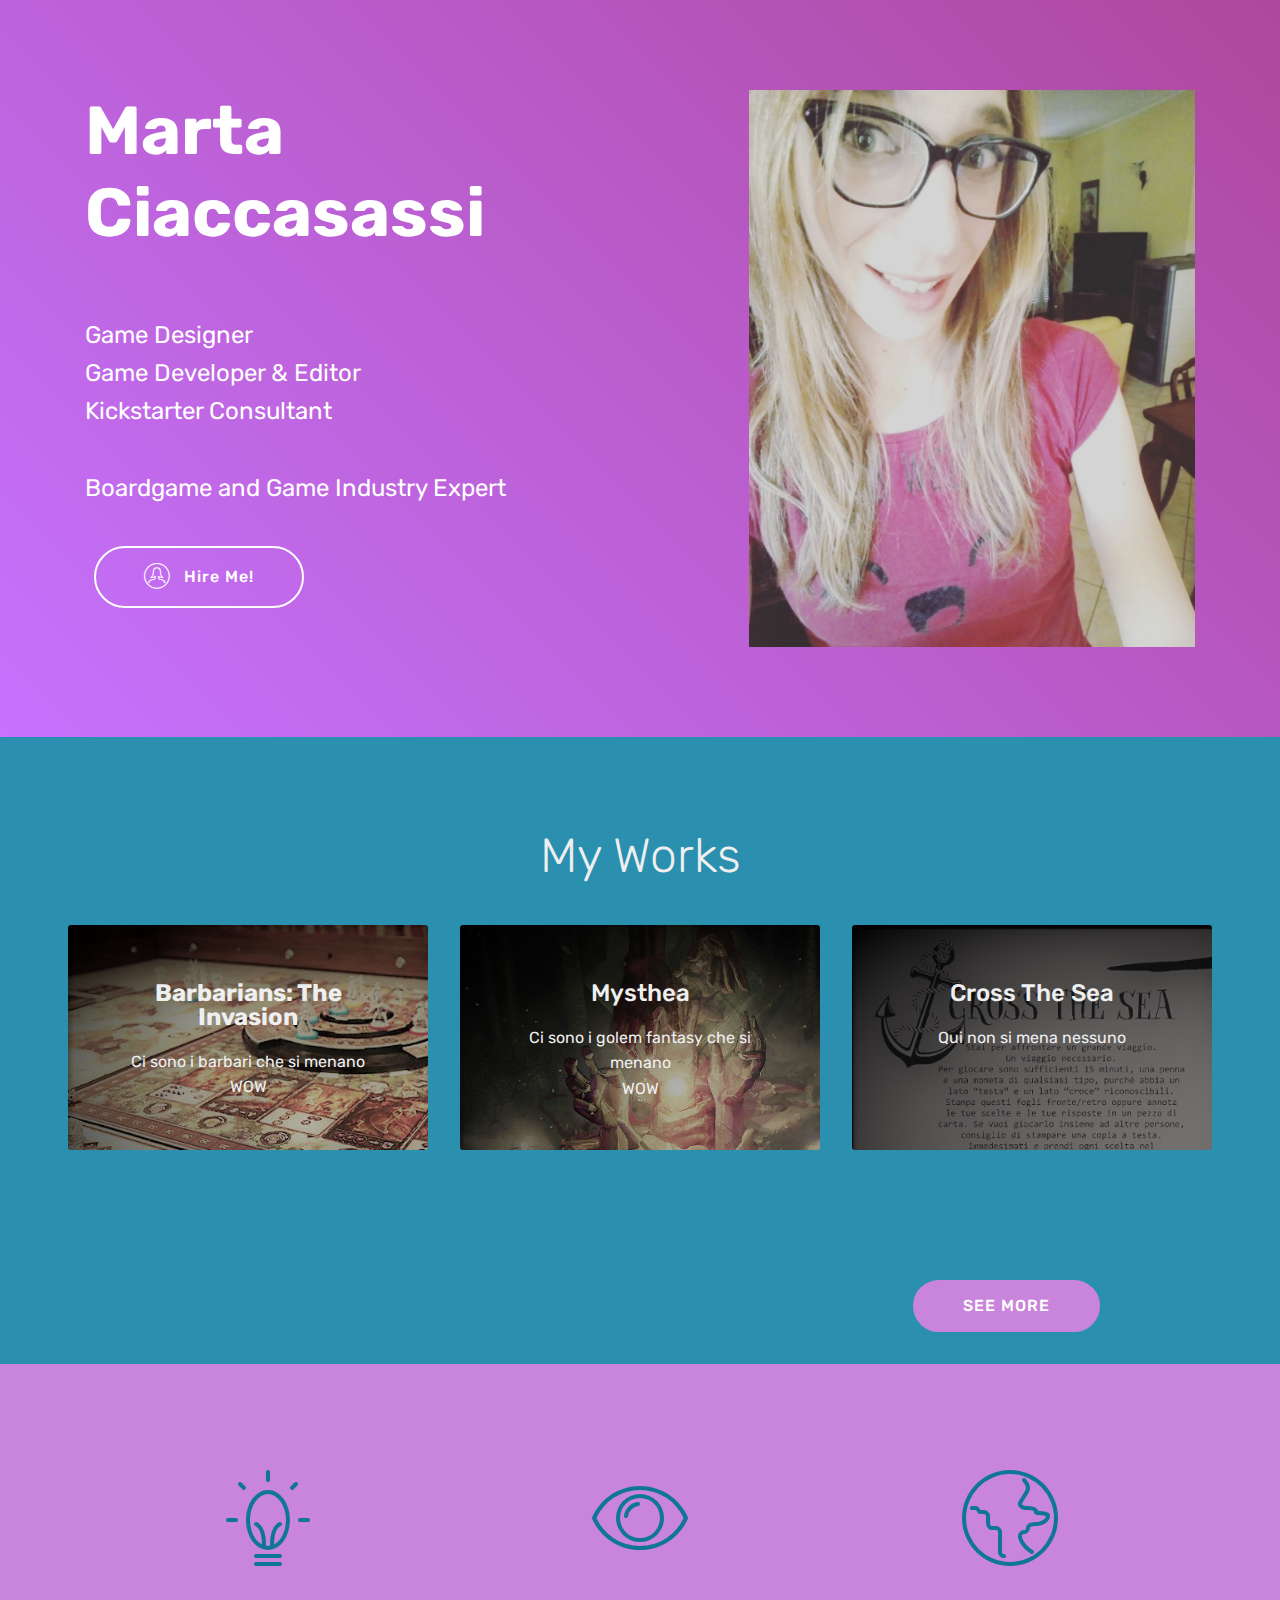
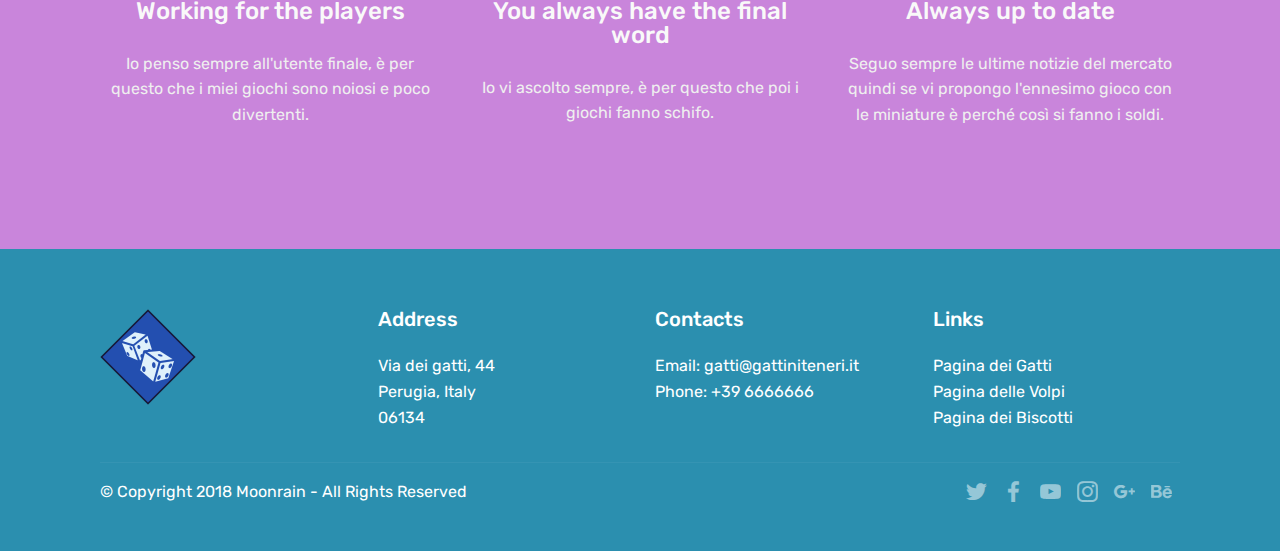
<file: index.html>
<!DOCTYPE html>
<html  >
<head>
  <!-- Site made with Mobirise Website Builder v4.9.6, https://mobirise.com -->
  <meta charset="UTF-8">
  <meta http-equiv="X-UA-Compatible" content="IE=edge">
  <meta name="generator" content="Mobirise v4.9.6, mobirise.com">
  <meta name="viewport" content="width=device-width, initial-scale=1, minimum-scale=1">
  <link rel="shortcut icon" href="assets/images/253092002016212-128x128.png" type="image/x-icon">
  <meta name="description" content="">
  
  <title>Home</title>
  <link rel="stylesheet" href="assets/web/assets/mobirise-icons/mobirise-icons.css">
  <link rel="stylesheet" href="assets/tether/tether.min.css">
  <link rel="stylesheet" href="assets/bootstrap/css/bootstrap.min.css">
  <link rel="stylesheet" href="assets/bootstrap/css/bootstrap-grid.min.css">
  <link rel="stylesheet" href="assets/bootstrap/css/bootstrap-reboot.min.css">
  <link rel="stylesheet" href="assets/socicon/css/styles.css">
  <link rel="stylesheet" href="assets/theme/css/style.css">
  <link rel="stylesheet" href="assets/mobirise/css/mbr-additional.css" type="text/css">
  
  
  
</head>
<body>
  <section class="header3 cid-r6tKhaNj9S" id="header3-2">

    

    

    <div class="container">
        <div class="media-container-row">
            <div class="mbr-figure" style="width: 80%;">
                <img src="assets/images/profile-1014x1268.jpg" alt="Mobirise" title="">
            </div>

            <div class="media-content">
                <h1 class="mbr-section-title mbr-white pb-3 mbr-fonts-style display-1"><strong>
                    Marta Ciaccasassi</strong></h1>
                
                <div class="mbr-section-text mbr-white pb-3 ">
                    <p class="mbr-text mbr-fonts-style display-5">
                        <br>Game Designer<br>Game Developer &amp; Editor<br>Kickstarter Consultant<br><br>Boardgame and Game Industry Expert<br> 
                    </p>
                </div>
                <div class="mbr-section-btn"><a class="btn btn-md btn-white-outline display-4" href="gatti.html"><span class="mbri-user2 mbr-iconfont mbr-iconfont-btn"></span>Hire Me!</a></div>
            </div>
        </div>
    </div>

</section>

<section class="engine"><a href="https://mobirise.info/y">html site templates</a></section><section class="features13 cid-r6tN33ccAv" id="features13-7">

    

    
    <div class="container">
        <h2 class="mbr-section-title pb-3 mbr-fonts-style display-2">
            My Works</h2>

        <div class="media-container-row container">
            <div class="card col-12 col-md-6 p-5 m-3 align-center col-lg-4">
                <div class="card-img">
                    <a href="games.html"><img src="assets/images/barbarians-invasion-game-experience-3-750x421.jpg" alt="Mobirise" title=""></a>
                </div>
                <h4 class="card-title py-2 mbr-fonts-style display-5"><strong>
                    Barbarians: The Invasion</strong></h4>
                <p class="mbr-text mbr-fonts-style display-7">
                    Ci sono i barbari che si menano WOW</p>
            </div>
            <div class="card col-12 col-md-6 p-5 m-3 align-center col-lg-4">
                <div class="card-img">
                    <a href="games.html"><img src="assets/images/pboard2-2-1000x732.jpg" alt="Mobirise" title=""></a>
                </div>
                <h4 class="card-title py-2 mbr-fonts-style display-5">
                    Mysthea</h4>
                <p class="mbr-text mbr-fonts-style display-7">
                    Ci sono i golem fantasy che si menano <br>WOW</p>
            </div>
            <div class="card col-12 col-md-6 p-5 m-3 align-center col-lg-4">
                <div class="card-img">
                    <a href="games.html"><img src="assets/images/crossthesea-720x539.png" alt="Mobirise" title=""></a>
                </div>
                <h4 class="card-title py-2 mbr-fonts-style display-5">
                    Cross The Sea</h4>
                <p class="mbr-text mbr-fonts-style display-7">
                    Qui non si mena nessuno</p>
            </div>    
        </div>
</div></section>

<section class="mbr-section info2 cid-r6tRUn26dr" id="info2-a">

    

    

    <div class="container">
        <div class="row main justify-content-center">
            <div class="media-container-column col-12 col-lg-3 col-md-4">
                <div class="mbr-section-btn align-left py-4"><a class="btn btn-primary display-4" href="gatti.html">
                    
                    SEE MORE
                    </a></div>
            </div>
            <div class="media-container-column title col-12 col-lg-7 col-md-6">
                
                
            </div>
        </div>
    </div>
</section>

<section class="features1 cid-r6tNtacC5Q" id="features1-8">
    
    

    
    <div class="container">
        <div class="media-container-row">

            <div class="card p-3 col-12 col-md-6 col-lg-4">
                <div class="card-img pb-3">
                    <span class="mbr-iconfont mbri-idea" style="color: rgb(15, 118, 153); fill: rgb(15, 118, 153);"></span>
                </div>
                <div class="card-box">
                    <h4 class="card-title py-3 mbr-fonts-style display-5">
                        Working for the players</h4>
                    <p class="mbr-text mbr-fonts-style display-7">
                        Io penso sempre all'utente finale, è per questo che i miei giochi sono noiosi e poco divertenti.</p>
                </div>
            </div>

            <div class="card p-3 col-12 col-md-6 col-lg-4">
                <div class="card-img pb-3">
                    <span class="mbr-iconfont mbri-preview" style="color: rgb(15, 118, 153); fill: rgb(15, 118, 153);"></span>
                </div>
                <div class="card-box">
                    <h4 class="card-title py-3 mbr-fonts-style display-5">
                        You always have the final word</h4>
                    <p class="mbr-text mbr-fonts-style display-7">
                        Io vi ascolto sempre, è per questo che poi i giochi fanno schifo.</p>
                </div>
            </div>

            <div class="card p-3 col-12 col-md-6 col-lg-4">
                <div class="card-img pb-3">
                    <span class="mbr-iconfont mbri-globe" style="color: rgb(15, 118, 153); fill: rgb(15, 118, 153);"></span>
                </div>
                <div class="card-box">
                    <h4 class="card-title py-3 mbr-fonts-style display-5">
                        Always up to date</h4>
                    <p class="mbr-text mbr-fonts-style display-7">Seguo sempre le ultime notizie del mercato quindi se vi propongo l'ennesimo gioco con le miniature è perché così si fanno i soldi.</p>
                </div>
            </div>

            

        </div>

    </div>

</section>

<section class="cid-r6tNLtBCLm" id="footer1-9">

    

    

    <div class="container">
        <div class="media-container-row content text-white">
            <div class="col-12 col-md-3">
                <div class="media-wrap">
                    <a href="https://mobirise.co/">
                        <img src="assets/images/rolling-dices-192x192.png" alt="Mobirise" title="">
                    </a>
                </div>
            </div>
            <div class="col-12 col-md-3 mbr-fonts-style display-7">
                <h5 class="pb-3">
                    Address
                </h5>
                <p class="mbr-text">Via dei gatti, 44<br>Perugia, Italy<br>06134</p>
            </div>
            <div class="col-12 col-md-3 mbr-fonts-style display-7">
                <h5 class="pb-3">
                    Contacts
                </h5>
                <p class="mbr-text">
                    Email: gatti@gattiniteneri.it<br>Phone: +39 6666666 &nbsp; &nbsp; &nbsp; &nbsp; &nbsp; &nbsp; &nbsp; &nbsp; &nbsp; &nbsp;&nbsp;<br><br></p>
            </div>
            <div class="col-12 col-md-3 mbr-fonts-style display-7">
                <h5 class="pb-3">
                    Links
                </h5>
                <p class="mbr-text">
                    <a class="text-white" href="https://mobirise.co/">P</a>agina dei Gatti<br>Pagina delle Volpi<br>Pagina dei Biscotti</p>
            </div>
        </div>
        <div class="footer-lower">
            <div class="media-container-row">
                <div class="col-sm-12">
                    <hr>
                </div>
            </div>
            <div class="media-container-row mbr-white">
                <div class="col-sm-6 copyright">
                    <p class="mbr-text mbr-fonts-style display-7">
                        © Copyright 2018 Moonrain - All Rights Reserved
                    </p>
                </div>
                <div class="col-md-6">
                    <div class="social-list align-right">
                        <div class="soc-item">
                            <a href="https://twitter.com/mobirise" target="_blank">
                                <span class="socicon-twitter socicon mbr-iconfont mbr-iconfont-social"></span>
                            </a>
                        </div>
                        <div class="soc-item">
                            <a href="https://www.facebook.com/pages/Mobirise/1616226671953247" target="_blank">
                                <span class="socicon-facebook socicon mbr-iconfont mbr-iconfont-social"></span>
                            </a>
                        </div>
                        <div class="soc-item">
                            <a href="https://www.youtube.com/c/mobirise" target="_blank">
                                <span class="socicon-youtube socicon mbr-iconfont mbr-iconfont-social"></span>
                            </a>
                        </div>
                        <div class="soc-item">
                            <a href="https://instagram.com/mobirise" target="_blank">
                                <span class="socicon-instagram socicon mbr-iconfont mbr-iconfont-social"></span>
                            </a>
                        </div>
                        <div class="soc-item">
                            <a href="https://plus.google.com/u/0/+Mobirise" target="_blank">
                                <span class="socicon-googleplus socicon mbr-iconfont mbr-iconfont-social"></span>
                            </a>
                        </div>
                        <div class="soc-item">
                            <a href="https://www.behance.net/Mobirise" target="_blank">
                                <span class="socicon-behance socicon mbr-iconfont mbr-iconfont-social"></span>
                            </a>
                        </div>
                    </div>
                </div>
            </div>
        </div>
    </div>
</section>


  <script src="assets/web/assets/jquery/jquery.min.js"></script>
  <script src="assets/popper/popper.min.js"></script>
  <script src="assets/tether/tether.min.js"></script>
  <script src="assets/bootstrap/js/bootstrap.min.js"></script>
  <script src="assets/smoothscroll/smooth-scroll.js"></script>
  <script src="assets/theme/js/script.js"></script>
  
  
</body>
</html>
</file>
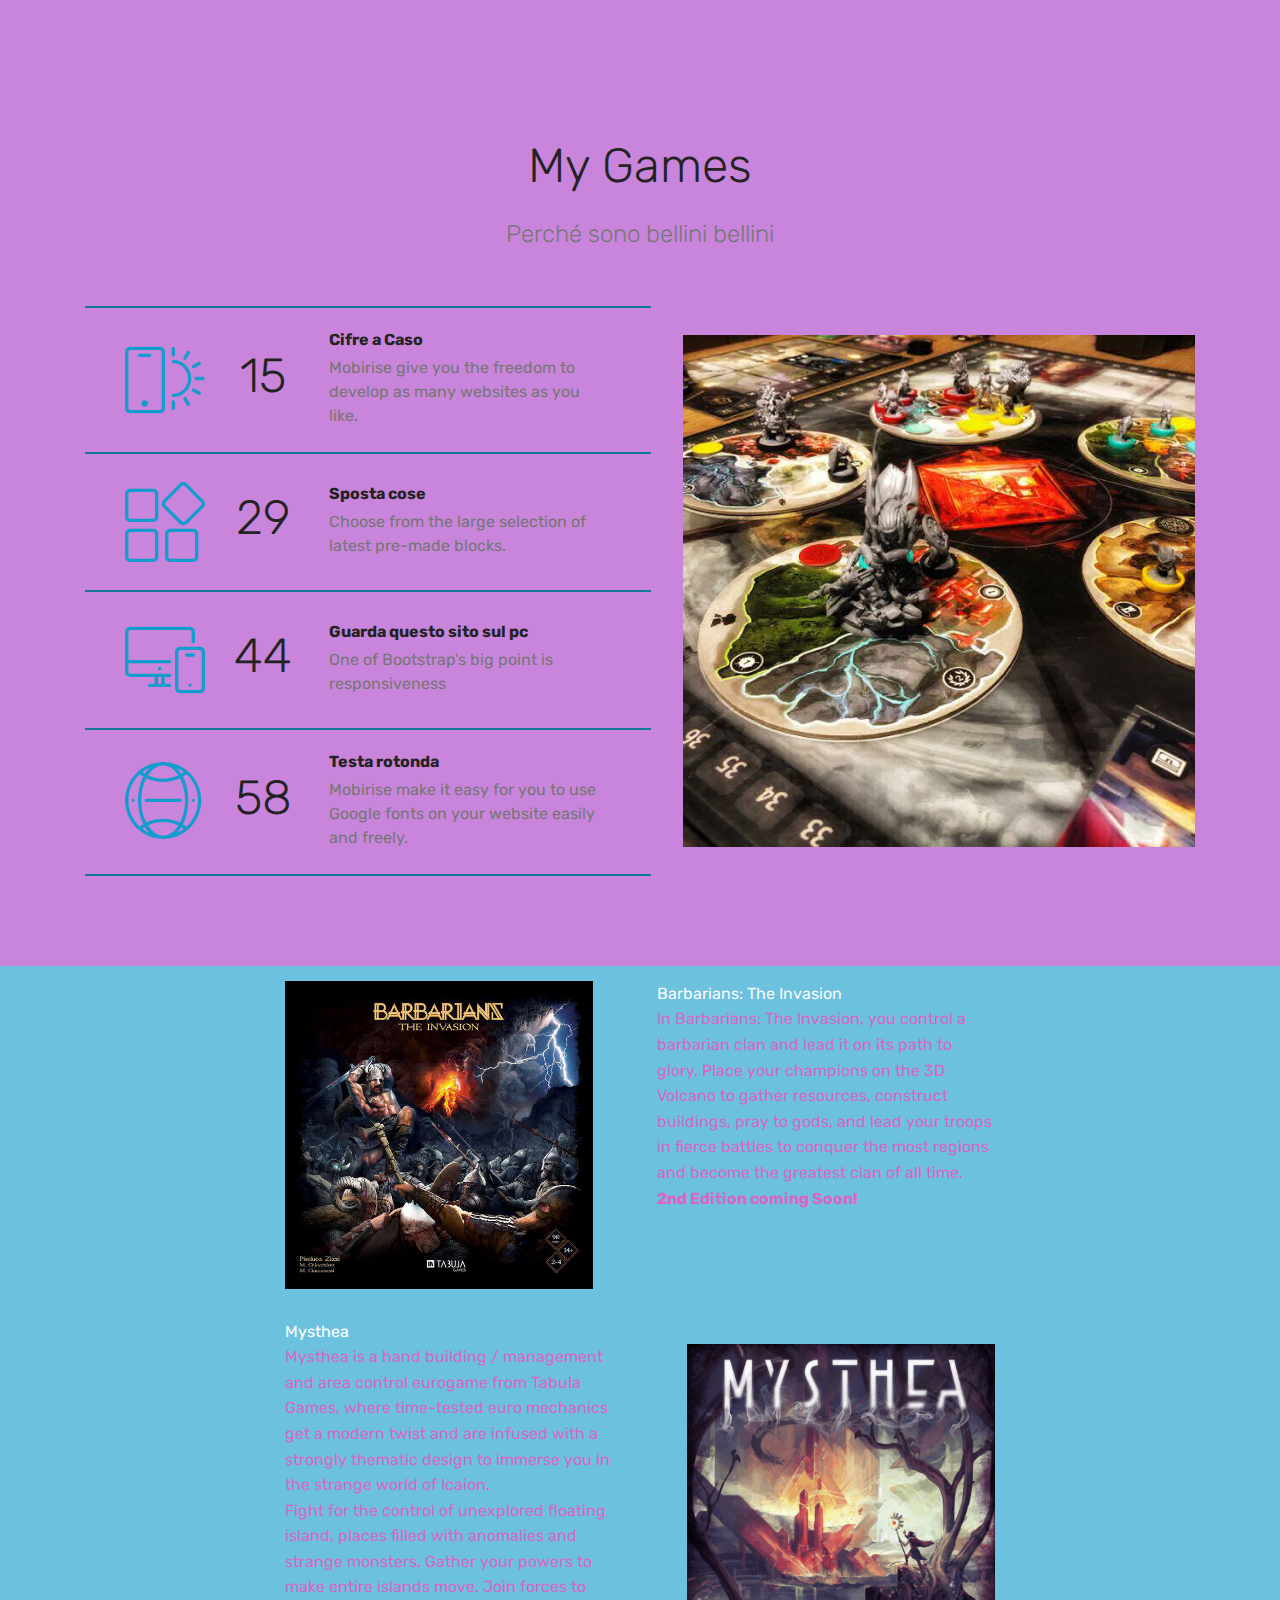
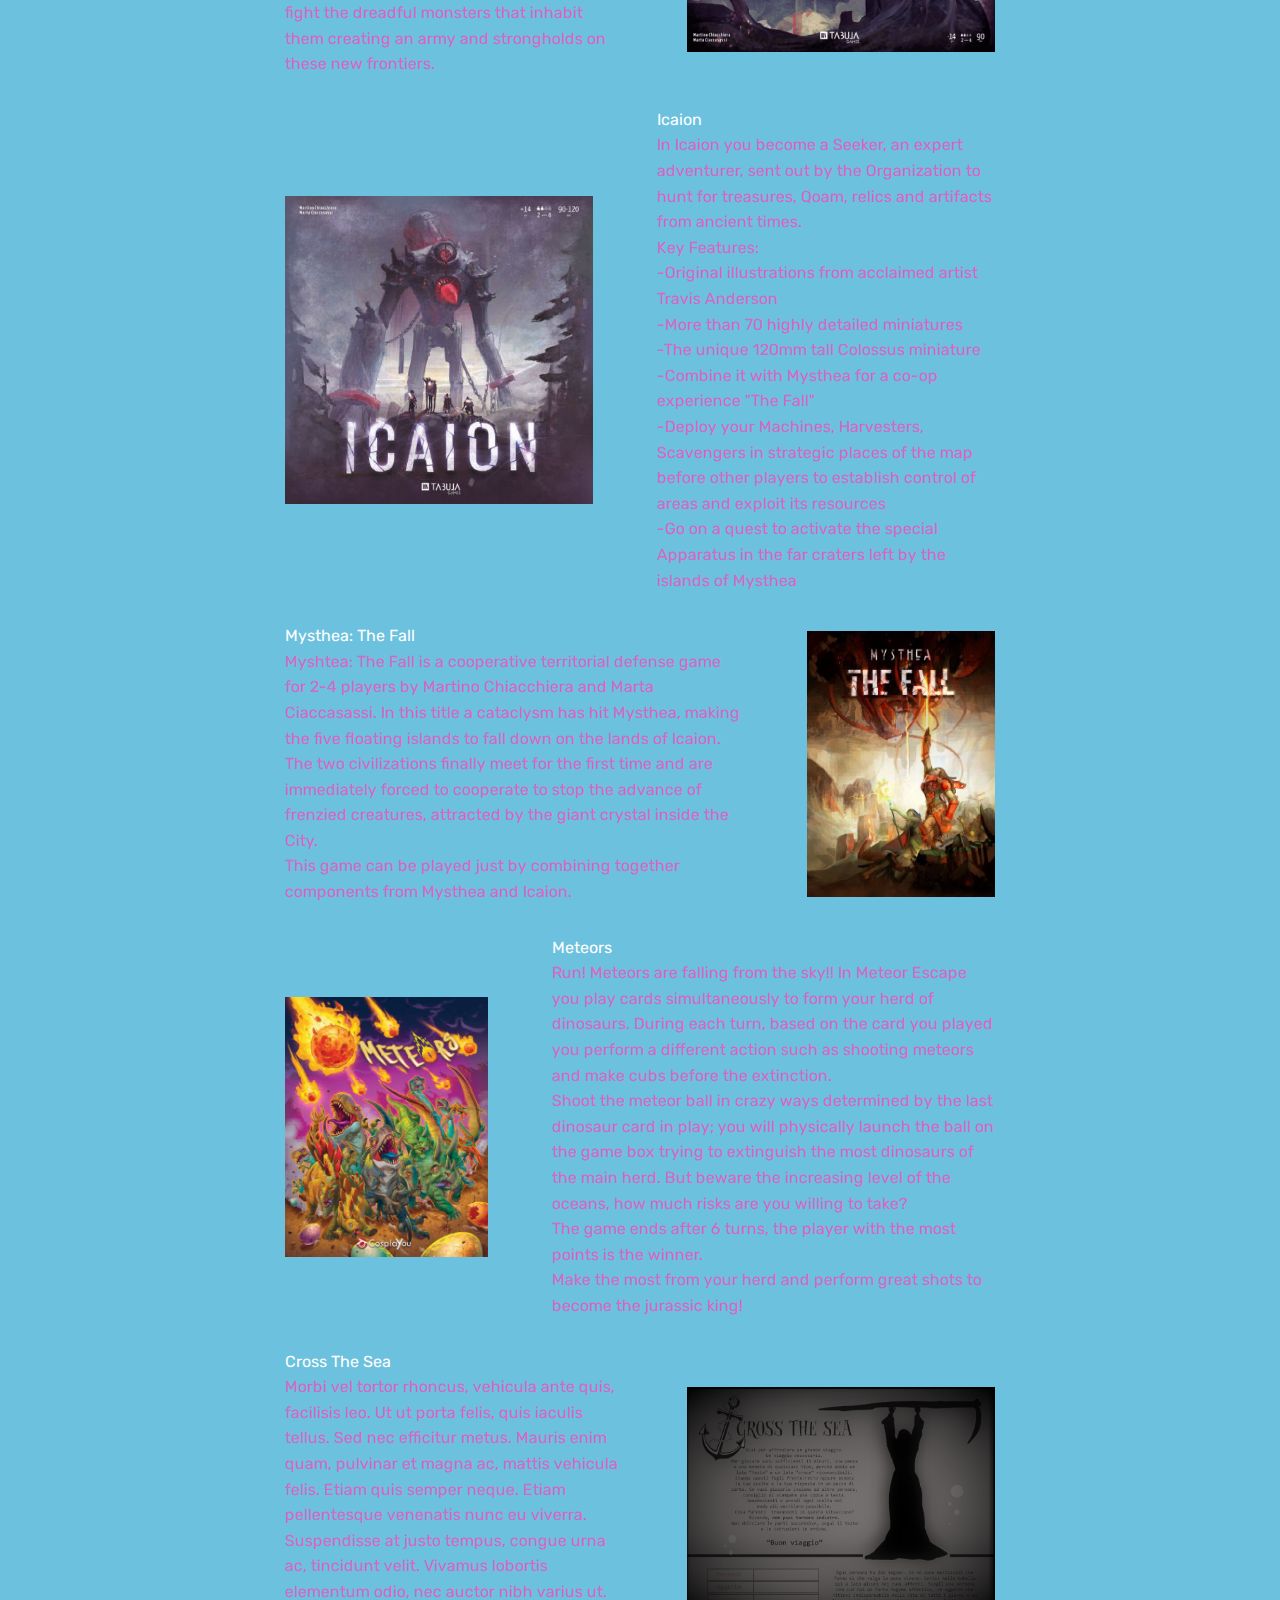
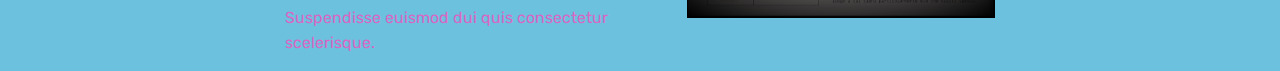
<file: games.html>
<!DOCTYPE html>
<html  >
<head>
  <!-- Site made with Mobirise Website Builder v4.9.6, https://mobirise.com -->
  <meta charset="UTF-8">
  <meta http-equiv="X-UA-Compatible" content="IE=edge">
  <meta name="generator" content="Mobirise v4.9.6, mobirise.com">
  <meta name="viewport" content="width=device-width, initial-scale=1, minimum-scale=1">
  <link rel="shortcut icon" href="assets/images/253092002016212-128x128.png" type="image/x-icon">
  <meta name="description" content="Website Builder Description">
  
  <title>My Games</title>
  <link rel="stylesheet" href="assets/web/assets/mobirise-icons/mobirise-icons.css">
  <link rel="stylesheet" href="assets/tether/tether.min.css">
  <link rel="stylesheet" href="assets/bootstrap/css/bootstrap.min.css">
  <link rel="stylesheet" href="assets/bootstrap/css/bootstrap-grid.min.css">
  <link rel="stylesheet" href="assets/bootstrap/css/bootstrap-reboot.min.css">
  <link rel="stylesheet" href="assets/theme/css/style.css">
  <link rel="stylesheet" href="assets/mobirise/css/mbr-additional.css" type="text/css">
  
  
  
</head>
<body>
  <section class="counters3 counters cid-rlhniGE9Im" id="counters3-4">

    

    

    <div class="container pt-4 mt-2">
        <h2 class="mbr-section-title pb-3 align-center mbr-fonts-style display-2">
                    My Games</h2>
        <h3 class="mbr-section-subtitle pb-5 align-center mbr-fonts-style display-5">
            Perché sono bellini bellini</h3>
        <div class="media-container-row">
            <div class="media-block m-auto" style="width: 49%;">
                <div class="mbr-figure">
                    <img src="assets/images/pic4689142-600x600.jpg" alt="" title="">
                </div>
            </div>
            <div class="cards-block">
                <div class="cards-container">
                    <div class="card px-3 align-left col-12">
                        <div class="panel-item p-4 d-flex align-items-center">
                            <div class="card-img pr-3 d-flex align-items-center align-left">
                                <span class="mbri-mobirise mbr-iconfont pr-2"></span>
                                <h3 class="count py-3 mbr-fonts-style display-2">
                                    100
                                </h3>
                            </div>
                            <div class="card-text">
                                <h4 class="mbr-content-title mbr-bold mbr-fonts-style display-7">
                                    Cifre a Caso</h4>
                                <p class="mbr-content-text mbr-fonts-style display-7">
                                    Mobirise give you the freedom to develop as many websites as you like.
                                </p>
                            </div>
                        </div>
                    </div>
                    <div class="card px-3 align-left col-12">
                        <div class="panel-item p-4 d-flex align-items-center">
                            <div class="card-img pr-3 d-flex align-items-center align-left">
                                <span class="mbri-extension mbr-iconfont pr-2"></span>
                                <h3 class="count py-3 mbr-fonts-style display-2">
                                    200
                                </h3>
                            </div>
                            <div class="card-text">
                                <h4 class="mbr-content-title mbr-bold mbr-fonts-style display-7">
                                    Sposta cose</h4>
                                <p class="mbr-content-text mbr-fonts-style display-7">
                                    Choose from the large selection of latest pre-made blocks.
                                </p>
                            </div>
                        </div>
                    </div>
                    <div class="card px-3 align-left col-12">
                        <div class="panel-item p-4 d-flex align-items-center">
                            <div class="card-img pr-3 d-flex align-items-center align-left">
                                <span class="mbri-responsive mbr-iconfont pr-2"></span>
                                <h3 class="count py-3 mbr-fonts-style display-2">
                                    300
                                </h3>
                            </div>
                            <div class="card-text">
                                <h4 class="mbr-content-title mbr-bold mbr-fonts-style display-7">
                                    Guarda questo sito sul pc</h4>
                                <p class="mbr-content-text mbr-fonts-style display-7">
                                        One of Bootstrap's big point is responsiveness 
                                </p>
                            </div>
                        </div>
                    </div>
                    <div class="card px-3 align-left col-12">
                        <div class="panel-item p-4 d-flex align-items-center">
                            <div class="card-img pr-3 d-flex align-items-center align-left">
                                <span class="mbri-globe-2 mbr-iconfont pr-2"></span>
                                <h3 class="count py-3 mbr-fonts-style display-2">
                                    400
                                </h3>
                            </div>
                            <div class="card-texts">
                                <h4 class="mbr-content-title mbr-bold mbr-fonts-style display-7">
                                    Testa rotonda</h4>
                                <p class="mbr-content-text mbr-fonts-style display-7">
                                        Mobirise make it easy for you to use Google fonts on your website easily and freely.
                                </p>
                            </div>
                        </div>
                    </div>
                </div>
            </div>
        </div>
    </div>
</section>

<section class="engine"><a href="https://mobirise.info/s">free bootstrap themes</a></section><section class="mbr-section content6 cid-rlhnV5RdGb" id="content6-5">
    
     
    
    <div class="container">
        <div class="media-container-row">
            <div class="col-12 col-md-8">
                <div class="media-container-row">
                    <div class="mbr-figure" style="width: 100%;">
                      <img src="assets/images/pic3847850-600x600.jpg" alt="Mobirise" title="">  
                    </div>
                    <div class="media-content">
                        <div class="mbr-section-text">
                            <p class="mbr-text mb-0 mbr-fonts-style display-7"><font color="#f9f9f9"><strong><a href="https://boardgamegeek.com/boardgame/219832/barbarians-invasion" class="text-danger">Barbarians: The Invasion</a></strong></font><font color="#f9f9f9"><strong><br></strong></font>In Barbarians: The Invasion, you control a barbarian clan and lead it on its path to glory. Place your champions on the 3D Volcano to gather resources, construct buildings, pray to gods, and lead your troops in fierce battles to conquer the most regions and become the greatest clan of all time.<br><strong>2nd Edition coming Soon!</strong></p>
                        </div>
                    </div>
                </div>
            </div>
        </div>
    </div>
</section>

<section class="mbr-section content6 cid-rEemAqBsPS" id="content6-g">
    
     
    
    <div class="container">
        <div class="media-container-row">
            <div class="col-12 col-md-8">
                <div class="media-container-row">
                    <div class="mbr-figure" style="width: 100%;">
                      <img src="assets/images/pic3980663-436x436.png" alt="Mobirise" title="">  
                    </div>
                    <div class="media-content">
                        <div class="mbr-section-text">
                            <p class="mbr-text mb-0 mbr-fonts-style display-7"><a href="https://boardgamegeek.com/boardgame/242653/mysthea" class="text-white">Mysthea</a><br>Mysthea is a hand building / management and area control eurogame from Tabula Games, where time-tested euro mechanics get a modern twist and are infused with a strongly thematic design to immerse you in the strange world of Icaion.
<br>Fight for the control of unexplored floating island, places filled with anomalies and strange monsters. Gather your powers to make entire islands move. Join forces to fight the dreadful monsters that inhabit them creating an army and strongholds on these new frontiers.<br></p>
                        </div>
                    </div>
                </div>
            </div>
        </div>
    </div>
</section>

<section class="mbr-section content6 cid-rEemADBtuK" id="content6-h">
    
     
    
    <div class="container">
        <div class="media-container-row">
            <div class="col-12 col-md-8">
                <div class="media-container-row">
                    <div class="mbr-figure" style="width: 100%;">
                      <img src="assets/images/pic4653589-436x436.jpg" alt="Mobirise" title="">  
                    </div>
                    <div class="media-content">
                        <div class="mbr-section-text">
                            <p class="mbr-text mb-0 mbr-fonts-style display-7"><font color="#f9f9f9"><strong><a href="https://boardgamegeek.com/boardgame/276090/icaion" class="text-white">Icaion</a><br></strong></font>In Icaion you become a Seeker, an expert adventurer, sent out by the Organization to hunt for treasures, Qoam, relics and artifacts from ancient times.
<br>Key Features:
<br>-Original illustrations from acclaimed artist Travis Anderson
<br>-More than 70 highly detailed miniatures
<br>-The unique 120mm tall Colossus miniature
<br>-Combine it with Mysthea for a co-op experience "The Fall"
<br>-Deploy your Machines, Harvesters, Scavengers in strategic places of the map before other players to establish control of areas and exploit its resources
<br>-Go on a quest to activate the special Apparatus in the far craters left by the islands of Mysthea&nbsp;<br></p>
                        </div>
                    </div>
                </div>
            </div>
        </div>
    </div>
</section>

<section class="mbr-section content6 cid-rEemANUMu9" id="content6-i">
    
     
    
    <div class="container">
        <div class="media-container-row">
            <div class="col-12 col-md-8">
                <div class="media-container-row">
                    <div class="mbr-figure" style="width: 50%;">
                      <img src="assets/images/pic4683829-424x600.jpg" alt="Mobirise" title="">  
                    </div>
                    <div class="media-content">
                        <div class="mbr-section-text">
                            <p class="mbr-text mb-0 mbr-fonts-style display-7"><font color="#f9f9f9"><strong><a href="https://boardgamegeek.com/boardgame/276551/mysthea-fall" class="text-white">Mysthea: The Fall</a></strong></font><font color="#f9f9f9"><strong><br></strong></font>Myshtea: The Fall is a cooperative territorial defense game for 2-4 players by Martino Chiacchiera and Marta Ciaccasassi. In this title a cataclysm has hit Mysthea, making the five floating islands to fall down on the lands of Icaion.
<br>The two civilizations finally meet for the first time and are immediately forced to cooperate to stop the advance of frenzied creatures, attracted by the giant crystal inside the City.
<br>This game can be played just by combining together components from Mysthea and Icaion.<br></p>
                        </div>
                    </div>
                </div>
            </div>
        </div>
    </div>
</section>

<section class="mbr-section content6 cid-rEemAWw7aP" id="content6-j">
    
     
    
    <div class="container">
        <div class="media-container-row">
            <div class="col-12 col-md-8">
                <div class="media-container-row">
                    <div class="mbr-figure" style="width: 55%;">
                      <img src="assets/images/pic4044459-436x557.jpg" alt="Mobirise" title="">  
                    </div>
                    <div class="media-content">
                        <div class="mbr-section-text">
                            <p class="mbr-text mb-0 mbr-fonts-style display-7"><font color="#f9f9f9"><strong><a href="https://boardgamegeek.com/boardgame/246740/meteors" class="text-white">Meteors</a></strong></font><br>Run! Meteors are falling from the sky!! In Meteor Escape you play cards simultaneously to form your herd of dinosaurs. During each turn, based on the card you played you perform a different action such as shooting meteors and make cubs before the extinction.
<br>Shoot the meteor ball in crazy ways determined by the last dinosaur card in play; you will physically launch the ball on the game box trying to extinguish the most dinosaurs of the main herd. But beware the increasing level of the oceans, how much risks are you willing to take?
<br>The game ends after 6 turns, the player with the most points is the winner.
<br>Make the most from your herd and perform great shots to become the jurassic king!&nbsp;<br></p>
                        </div>
                    </div>
                </div>
            </div>
        </div>
    </div>
</section>

<section class="mbr-section content6 cid-rEentxqry7" id="content6-k">
    
     
    
    <div class="container">
        <div class="media-container-row">
            <div class="col-12 col-md-8">
                <div class="media-container-row">
                    <div class="mbr-figure" style="width: 100%;">
                      <img src="assets/images/crossthesea-436x327.png" alt="Mobirise" title="">  
                    </div>
                    <div class="media-content">
                        <div class="mbr-section-text">
                            <p class="mbr-text mb-0 mbr-fonts-style display-7"><font color="#f9f9f9"><a href="https://drive.google.com/file/d/1ykUT9KPqFy6CQisA5ERQwAvl3hwQHPrJ/view" class="text-white">Cross The Sea</a></font><font color="#f9f9f9"><br></font>Morbi vel tortor rhoncus, vehicula ante quis, facilisis leo. Ut ut porta felis, quis iaculis tellus. Sed nec efficitur metus. Mauris enim quam, pulvinar et magna ac, mattis vehicula felis. Etiam quis semper neque. Etiam pellentesque venenatis nunc eu viverra. Suspendisse at justo tempus, congue urna ac, tincidunt velit. Vivamus lobortis elementum odio, nec auctor nibh varius ut. Suspendisse euismod dui quis consectetur scelerisque.<br></p>
                        </div>
                    </div>
                </div>
            </div>
        </div>
    </div>
</section>


  <script src="assets/web/assets/jquery/jquery.min.js"></script>
  <script src="assets/popper/popper.min.js"></script>
  <script src="assets/tether/tether.min.js"></script>
  <script src="assets/bootstrap/js/bootstrap.min.js"></script>
  <script src="assets/smoothscroll/smooth-scroll.js"></script>
  <script src="assets/viewportchecker/jquery.viewportchecker.js"></script>
  <script src="assets/theme/js/script.js"></script>
  
  
</body>
</html>
</file>
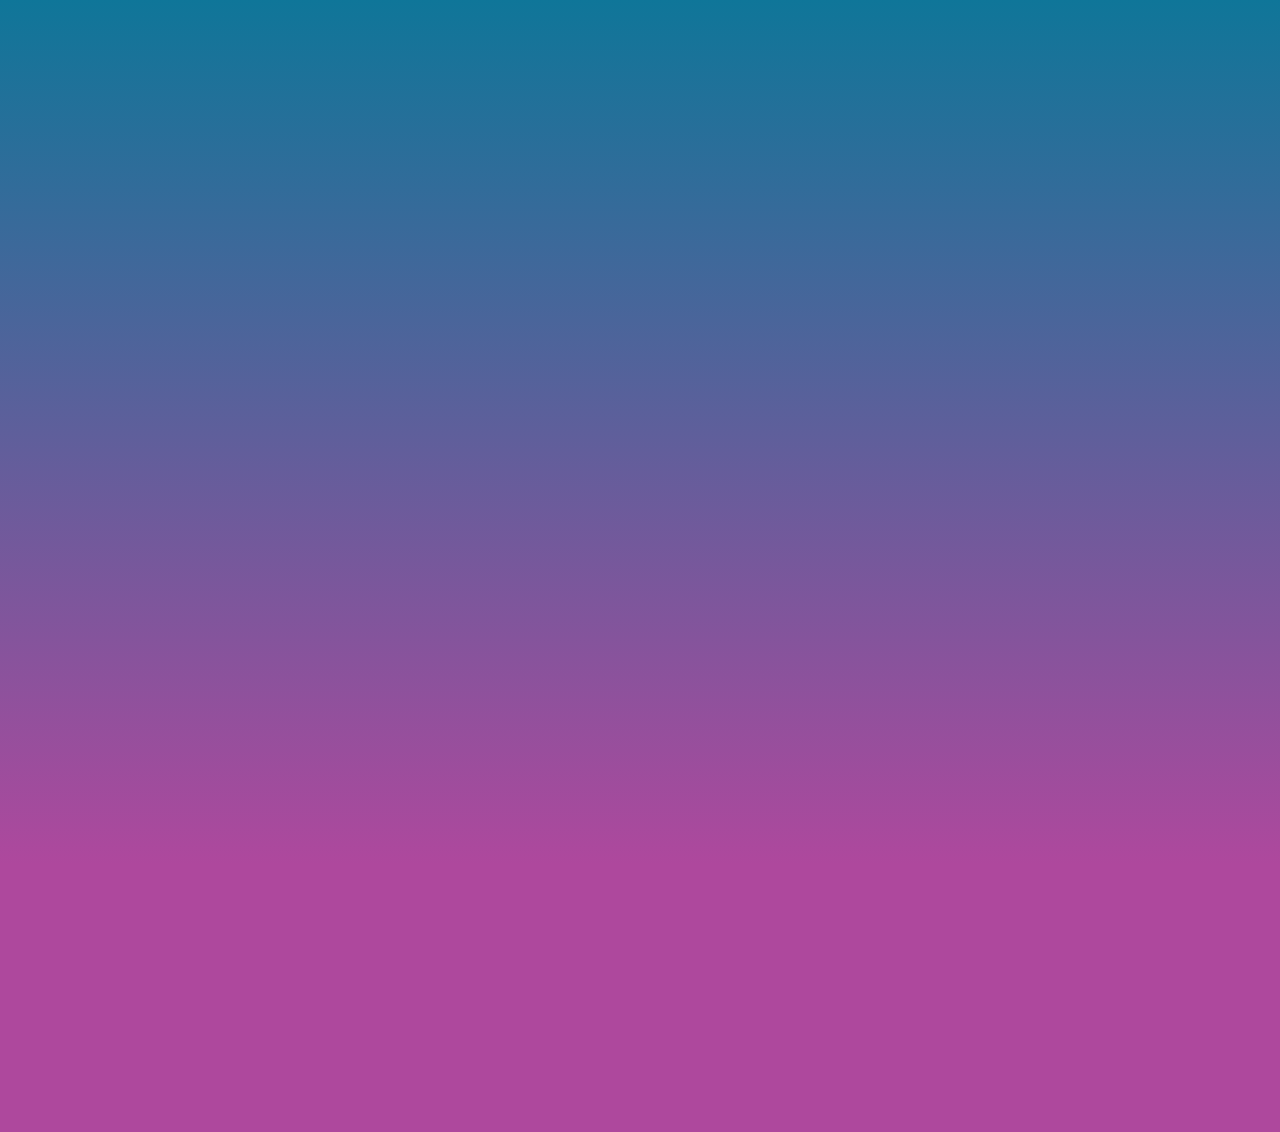
<file: gatti.html>
<!DOCTYPE html>
<html  >
<head>
  <!-- Site made with Mobirise Website Builder v4.9.6, https://mobirise.com -->
  <meta charset="UTF-8">
  <meta http-equiv="X-UA-Compatible" content="IE=edge">
  <meta name="generator" content="Mobirise v4.9.6, mobirise.com">
  <meta name="viewport" content="width=device-width, initial-scale=1, minimum-scale=1">
  <link rel="shortcut icon" href="assets/images/253092002016212-128x128.png" type="image/x-icon">
  <meta name="description" content="Website Generator Description">
  
  <title>Progetto</title>
  <link rel="stylesheet" href="assets/web/assets/mobirise-icons/mobirise-icons.css">
  <link rel="stylesheet" href="assets/tether/tether.min.css">
  <link rel="stylesheet" href="assets/bootstrap/css/bootstrap.min.css">
  <link rel="stylesheet" href="assets/bootstrap/css/bootstrap-grid.min.css">
  <link rel="stylesheet" href="assets/bootstrap/css/bootstrap-reboot.min.css">
  <link rel="stylesheet" href="assets/theme/css/style.css">
  <link rel="stylesheet" href="assets/mobirise/css/mbr-additional.css" type="text/css">
  
  
  
</head>
<body>
  <section class="cid-r6tUo6p6ia" id="video3-b">

    
    
    <figure class="mbr-figure align-center container">
        <div class="video-block" style="width: 100%;">
            <div><iframe class="mbr-embedded-video" src="https://www.youtube.com/embed/OWNem9KRKRQ?rel=0&amp;amp;showinfo=0&amp;autoplay=1&amp;loop=1&amp;playlist=OWNem9KRKRQ" width="1280" height="720" frameborder="0" allowfullscreen></iframe></div>
        </div>
    </figure>
</section>

<section class="engine"><a href="https://mobirise.info/s">bootstrap theme</a></section><section class="header12 cid-r6uhW1qCHO" id="header12-3">

    

    

    <div class="container  ">
            <div class="media-container">
                <div class="col-md-12 align-center">
                    
                    
                    

                    <div class="icons-media-container mbr-white">
                        <div class="card col-12 col-md-6 col-lg-3">
                            
                            
                        </div>

                        <div class="card col-12 col-md-6 col-lg-3">
                            
                            
                        </div>

                        <div class="card col-12 col-md-6 col-lg-3">
                            
                            
                        </div>

                        <div class="card col-12 col-md-6 col-lg-3">
                            
                            
                        </div>
                    </div>
                </div>
            </div>
    </div>

    
</section>


  <script src="assets/web/assets/jquery/jquery.min.js"></script>
  <script src="assets/popper/popper.min.js"></script>
  <script src="assets/tether/tether.min.js"></script>
  <script src="assets/bootstrap/js/bootstrap.min.js"></script>
  <script src="assets/smoothscroll/smooth-scroll.js"></script>
  <script src="assets/vimeoplayer/jquery.mb.vimeo_player.js"></script>
  <script src="assets/theme/js/script.js"></script>
  
  
</body>
</html>
</file>
<file: assets/web/assets/mobirise-icons/mobirise-icons.css>
@font-face {
  font-family: 'MobiriseIcons';
  src:  url('mobirise-icons.eot?spat4u');
  src:  url('mobirise-icons.eot?spat4u#iefix') format('embedded-opentype'),
    url('mobirise-icons.ttf?spat4u') format('truetype'),
    url('mobirise-icons.woff?spat4u') format('woff'),
    url('mobirise-icons.svg?spat4u#MobiriseIcons') format('svg');
  font-weight: normal;
  font-style: normal;
}

[class^="mbri-"], [class*=" mbri-"] {
  /* use !important to prevent issues with browser extensions that change fonts */
  font-family: MobiriseIcons !important;
  speak: none;
  font-style: normal;
  font-weight: normal;
  font-variant: normal;
  text-transform: none;
  line-height: 1;

  /* Better Font Rendering =========== */
  -webkit-font-smoothing: antialiased;
  -moz-osx-font-smoothing: grayscale;
}

.mbri-add-submenu:before {
  content: "\e900";
}
.mbri-alert:before {
  content: "\e901";
}
.mbri-align-center:before {
  content: "\e902";
}
.mbri-align-justify:before {
  content: "\e903";
}
.mbri-align-left:before {
  content: "\e904";
}
.mbri-align-right:before {
  content: "\e905";
}
.mbri-android:before {
  content: "\e906";
}
.mbri-apple:before {
  content: "\e907";
}
.mbri-arrow-down:before {
  content: "\e908";
}
.mbri-arrow-next:before {
  content: "\e909";
}
.mbri-arrow-prev:before {
  content: "\e90a";
}
.mbri-arrow-up:before {
  content: "\e90b";
}
.mbri-bold:before {
  content: "\e90c";
}
.mbri-bookmark:before {
  content: "\e90d";
}
.mbri-bootstrap:before {
  content: "\e90e";
}
.mbri-briefcase:before {
  content: "\e90f";
}
.mbri-browse:before {
  content: "\e910";
}
.mbri-bulleted-list:before {
  content: "\e911";
}
.mbri-calendar:before {
  content: "\e912";
}
.mbri-camera:before {
  content: "\e913";
}
.mbri-cart-add:before {
  content: "\e914";
}
.mbri-cart-full:before {
  content: "\e915";
}
.mbri-cash:before {
  content: "\e916";
}
.mbri-change-style:before {
  content: "\e917";
}
.mbri-chat:before {
  content: "\e918";
}
.mbri-clock:before {
  content: "\e919";
}
.mbri-close:before {
  content: "\e91a";
}
.mbri-cloud:before {
  content: "\e91b";
}
.mbri-code:before {
  content: "\e91c";
}
.mbri-contact-form:before {
  content: "\e91d";
}
.mbri-credit-card:before {
  content: "\e91e";
}
.mbri-cursor-click:before {
  content: "\e91f";
}
.mbri-cust-feedback:before {
  content: "\e920";
}
.mbri-database:before {
  content: "\e921";
}
.mbri-delivery:before {
  content: "\e922";
}
.mbri-desktop:before {
  content: "\e923";
}
.mbri-devices:before {
  content: "\e924";
}
.mbri-down:before {
  content: "\e925";
}
.mbri-download:before {
  content: "\e989";
}
.mbri-drag-n-drop:before {
  content: "\e927";
}
.mbri-drag-n-drop2:before {
  content: "\e928";
}
.mbri-edit:before {
  content: "\e929";
}
.mbri-edit2:before {
  content: "\e92a";
}
.mbri-error:before {
  content: "\e92b";
}
.mbri-extension:before {
  content: "\e92c";
}
.mbri-features:before {
  content: "\e92d";
}
.mbri-file:before {
  content: "\e92e";
}
.mbri-flag:before {
  content: "\e92f";
}
.mbri-folder:before {
  content: "\e930";
}
.mbri-gift:before {
  content: "\e931";
}
.mbri-github:before {
  content: "\e932";
}
.mbri-globe:before {
  content: "\e933";
}
.mbri-globe-2:before {
  content: "\e934";
}
.mbri-growing-chart:before {
  content: "\e935";
}
.mbri-hearth:before {
  content: "\e936";
}
.mbri-help:before {
  content: "\e937";
}
.mbri-home:before {
  content: "\e938";
}
.mbri-hot-cup:before {
  content: "\e939";
}
.mbri-idea:before {
  content: "\e93a";
}
.mbri-image-gallery:before {
  content: "\e93b";
}
.mbri-image-slider:before {
  content: "\e93c";
}
.mbri-info:before {
  content: "\e93d";
}
.mbri-italic:before {
  content: "\e93e";
}
.mbri-key:before {
  content: "\e93f";
}
.mbri-laptop:before {
  content: "\e940";
}
.mbri-layers:before {
  content: "\e941";
}
.mbri-left-right:before {
  content: "\e942";
}
.mbri-left:before {
  content: "\e943";
}
.mbri-letter:before {
  content: "\e944";
}
.mbri-like:before {
  content: "\e945";
}
.mbri-link:before {
  content: "\e946";
}
.mbri-lock:before {
  content: "\e947";
}
.mbri-login:before {
  content: "\e948";
}
.mbri-logout:before {
  content: "\e949";
}
.mbri-magic-stick:before {
  content: "\e94a";
}
.mbri-map-pin:before {
  content: "\e94b";
}
.mbri-menu:before {
  content: "\e94c";
}
.mbri-mobile:before {
  content: "\e94d";
}
.mbri-mobile2:before {
  content: "\e94e";
}
.mbri-mobirise:before {
  content: "\e94f";
}
.mbri-more-horizontal:before {
  content: "\e950";
}
.mbri-more-vertical:before {
  content: "\e951";
}
.mbri-music:before {
  content: "\e952";
}
.mbri-new-file:before {
  content: "\e953";
}
.mbri-numbered-list:before {
  content: "\e954";
}
.mbri-opened-folder:before {
  content: "\e955";
}
.mbri-pages:before {
  content: "\e956";
}
.mbri-paper-plane:before {
  content: "\e957";
}
.mbri-paperclip:before {
  content: "\e958";
}
.mbri-photo:before {
  content: "\e959";
}
.mbri-photos:before {
  content: "\e95a";
}
.mbri-pin:before {
  content: "\e95b";
}
.mbri-play:before {
  content: "\e95c";
}
.mbri-plus:before {
  content: "\e95d";
}
.mbri-preview:before {
  content: "\e95e";
}
.mbri-print:before {
  content: "\e95f";
}
.mbri-protect:before {
  content: "\e960";
}
.mbri-question:before {
  content: "\e961";
}
.mbri-quote-left:before {
  content: "\e962";
}
.mbri-quote-right:before {
  content: "\e963";
}
.mbri-refresh:before {
  content: "\e964";
}
.mbri-responsive:before {
  content: "\e965";
}
.mbri-right:before {
  content: "\e966";
}
.mbri-rocket:before {
  content: "\e967";
}
.mbri-sad-face:before {
  content: "\e968";
}
.mbri-sale:before {
  content: "\e969";
}
.mbri-save:before {
  content: "\e96a";
}
.mbri-search:before {
  content: "\e96b";
}
.mbri-setting:before {
  content: "\e96c";
}
.mbri-setting2:before {
  content: "\e96d";
}
.mbri-setting3:before {
  content: "\e96e";
}
.mbri-share:before {
  content: "\e96f";
}
.mbri-shopping-bag:before {
  content: "\e970";
}
.mbri-shopping-basket:before {
  content: "\e971";
}
.mbri-shopping-cart:before {
  content: "\e972";
}
.mbri-sites:before {
  content: "\e973";
}
.mbri-smile-face:before {
  content: "\e974";
}
.mbri-speed:before {
  content: "\e975";
}
.mbri-star:before {
  content: "\e976";
}
.mbri-success:before {
  content: "\e977";
}
.mbri-sun:before {
  content: "\e978";
}
.mbri-sun2:before {
  content: "\e979";
}
.mbri-tablet:before {
  content: "\e97a";
}
.mbri-tablet-vertical:before {
  content: "\e97b";
}
.mbri-target:before {
  content: "\e97c";
}
.mbri-timer:before {
  content: "\e97d";
}
.mbri-to-ftp:before {
  content: "\e97e";
}
.mbri-to-local-drive:before {
  content: "\e97f";
}
.mbri-touch-swipe:before {
  content: "\e980";
}
.mbri-touch:before {
  content: "\e981";
}
.mbri-trash:before {
  content: "\e982";
}
.mbri-underline:before {
  content: "\e983";
}
.mbri-unlink:before {
  content: "\e984";
}
.mbri-unlock:before {
  content: "\e985";
}
.mbri-up-down:before {
  content: "\e986";
}
.mbri-up:before {
  content: "\e987";
}
.mbri-update:before {
  content: "\e988";
}
.mbri-upload:before {
 content: "\e926"; 
}
.mbri-user:before {
  content: "\e98a";
}
.mbri-user2:before {
  content: "\e98b";
}
.mbri-users:before {
  content: "\e98c";
}
.mbri-video:before {
  content: "\e98d";
}
.mbri-video-play:before {
  content: "\e98e";
}
.mbri-watch:before {
  content: "\e98f";
}
.mbri-website-theme:before {
  content: "\e990";
}
.mbri-wifi:before {
  content: "\e991";
}
.mbri-windows:before {
  content: "\e992";
}
.mbri-zoom-out:before {
  content: "\e993";
}
.mbri-redo:before {
  content: "\e994";
}
.mbri-undo:before {
  content: "\e995";
}
</file>
<file: assets/socicon/css/styles.css>
@charset "UTF-8";

@font-face {
  font-family: "socicon";
  src:url("../fonts/socicon.eot");
  src:url("../fonts/socicon.eot?#iefix") format("embedded-opentype"),
    url("../fonts/socicon.woff") format("woff"),
    url("../fonts/socicon.ttf") format("truetype"),
    url("../fonts/socicon.svg#socicon") format("svg");
  font-weight: normal;
  font-style: normal;

}

[data-icon]:before {
  font-family: "socicon" !important;
  content: attr(data-icon);
  font-style: normal !important;
  font-weight: normal !important;
  font-variant: normal !important;
  text-transform: none !important;
  speak: none;
  line-height: 1;
  -webkit-font-smoothing: antialiased;
  -moz-osx-font-smoothing: grayscale;
}

[class^="socicon-"]:before,
[class*=" socicon-"]:before {
  font-family: "socicon" !important;
  font-style: normal !important;
  font-weight: normal !important;
  font-variant: normal !important;
  text-transform: none !important;
  speak: none;
  line-height: 1;
  -webkit-font-smoothing: antialiased;
  -moz-osx-font-smoothing: grayscale;
}

.socicon-modelmayhem:before {
  content: "\e000";
}
.socicon-mixcloud:before {
  content: "\e001";
}
.socicon-drupal:before {
  content: "\e002";
}
.socicon-swarm:before {
  content: "\e003";
}
.socicon-istock:before {
  content: "\e004";
}
.socicon-yammer:before {
  content: "\e005";
}
.socicon-ello:before {
  content: "\e006";
}
.socicon-stackoverflow:before {
  content: "\e007";
}
.socicon-persona:before {
  content: "\e008";
}
.socicon-triplej:before {
  content: "\e009";
}
.socicon-houzz:before {
  content: "\e00a";
}
.socicon-rss:before {
  content: "\e00b";
}
.socicon-paypal:before {
  content: "\e00c";
}
.socicon-odnoklassniki:before {
  content: "\e00d";
}
.socicon-airbnb:before {
  content: "\e00e";
}
.socicon-periscope:before {
  content: "\e00f";
}
.socicon-outlook:before {
  content: "\e010";
}
.socicon-coderwall:before {
  content: "\e011";
}
.socicon-tripadvisor:before {
  content: "\e012";
}
.socicon-appnet:before {
  content: "\e013";
}
.socicon-goodreads:before {
  content: "\e014";
}
.socicon-tripit:before {
  content: "\e015";
}
.socicon-lanyrd:before {
  content: "\e016";
}
.socicon-slideshare:before {
  content: "\e017";
}
.socicon-buffer:before {
  content: "\e018";
}
.socicon-disqus:before {
  content: "\e019";
}
.socicon-vkontakte:before {
  content: "\e01a";
}
.socicon-whatsapp:before {
  content: "\e01b";
}
.socicon-patreon:before {
  content: "\e01c";
}
.socicon-storehouse:before {
  content: "\e01d";
}
.socicon-pocket:before {
  content: "\e01e";
}
.socicon-mail:before {
  content: "\e01f";
}
.socicon-blogger:before {
  content: "\e020";
}
.socicon-technorati:before {
  content: "\e021";
}
.socicon-reddit:before {
  content: "\e022";
}
.socicon-dribbble:before {
  content: "\e023";
}
.socicon-stumbleupon:before {
  content: "\e024";
}
.socicon-digg:before {
  content: "\e025";
}
.socicon-envato:before {
  content: "\e026";
}
.socicon-behance:before {
  content: "\e027";
}
.socicon-delicious:before {
  content: "\e028";
}
.socicon-deviantart:before {
  content: "\e029";
}
.socicon-forrst:before {
  content: "\e02a";
}
.socicon-play:before {
  content: "\e02b";
}
.socicon-zerply:before {
  content: "\e02c";
}
.socicon-wikipedia:before {
  content: "\e02d";
}
.socicon-apple:before {
  content: "\e02e";
}
.socicon-flattr:before {
  content: "\e02f";
}
.socicon-github:before {
  content: "\e030";
}
.socicon-renren:before {
  content: "\e031";
}
.socicon-friendfeed:before {
  content: "\e032";
}
.socicon-newsvine:before {
  content: "\e033";
}
.socicon-identica:before {
  content: "\e034";
}
.socicon-bebo:before {
  content: "\e035";
}
.socicon-zynga:before {
  content: "\e036";
}
.socicon-steam:before {
  content: "\e037";
}
.socicon-xbox:before {
  content: "\e038";
}
.socicon-windows:before {
  content: "\e039";
}
.socicon-qq:before {
  content: "\e03a";
}
.socicon-douban:before {
  content: "\e03b";
}
.socicon-meetup:before {
  content: "\e03c";
}
.socicon-playstation:before {
  content: "\e03d";
}
.socicon-android:before {
  content: "\e03e";
}
.socicon-snapchat:before {
  content: "\e03f";
}
.socicon-twitter:before {
  content: "\e040";
}
.socicon-facebook:before {
  content: "\e041";
}
.socicon-googleplus:before {
  content: "\e042";
}
.socicon-pinterest:before {
  content: "\e043";
}
.socicon-foursquare:before {
  content: "\e044";
}
.socicon-yahoo:before {
  content: "\e045";
}
.socicon-skype:before {
  content: "\e046";
}
.socicon-yelp:before {
  content: "\e047";
}
.socicon-feedburner:before {
  content: "\e048";
}
.socicon-linkedin:before {
  content: "\e049";
}
.socicon-viadeo:before {
  content: "\e04a";
}
.socicon-xing:before {
  content: "\e04b";
}
.socicon-myspace:before {
  content: "\e04c";
}
.socicon-soundcloud:before {
  content: "\e04d";
}
.socicon-spotify:before {
  content: "\e04e";
}
.socicon-grooveshark:before {
  content: "\e04f";
}
.socicon-lastfm:before {
  content: "\e050";
}
.socicon-youtube:before {
  content: "\e051";
}
.socicon-vimeo:before {
  content: "\e052";
}
.socicon-dailymotion:before {
  content: "\e053";
}
.socicon-vine:before {
  content: "\e054";
}
.socicon-flickr:before {
  content: "\e055";
}
.socicon-500px:before {
  content: "\e056";
}
.socicon-wordpress:before {
  content: "\e058";
}
.socicon-tumblr:before {
  content: "\e059";
}
.socicon-twitch:before {
  content: "\e05a";
}
.socicon-8tracks:before {
  content: "\e05b";
}
.socicon-amazon:before {
  content: "\e05c";
}
.socicon-icq:before {
  content: "\e05d";
}
.socicon-smugmug:before {
  content: "\e05e";
}
.socicon-ravelry:before {
  content: "\e05f";
}
.socicon-weibo:before {
  content: "\e060";
}
.socicon-baidu:before {
  content: "\e061";
}
.socicon-angellist:before {
  content: "\e062";
}
.socicon-ebay:before {
  content: "\e063";
}
.socicon-imdb:before {
  content: "\e064";
}
.socicon-stayfriends:before {
  content: "\e065";
}
.socicon-residentadvisor:before {
  content: "\e066";
}
.socicon-google:before {
  content: "\e067";
}
.socicon-yandex:before {
  content: "\e068";
}
.socicon-sharethis:before {
  content: "\e069";
}
.socicon-bandcamp:before {
  content: "\e06a";
}
.socicon-itunes:before {
  content: "\e06b";
}
.socicon-deezer:before {
  content: "\e06c";
}
.socicon-telegram:before {
  content: "\e06e";
}
.socicon-openid:before {
  content: "\e06f";
}
.socicon-amplement:before {
  content: "\e070";
}
.socicon-viber:before {
  content: "\e071";
}
.socicon-zomato:before {
  content: "\e072";
}
.socicon-draugiem:before {
  content: "\e074";
}
.socicon-endomodo:before {
  content: "\e075";
}
.socicon-filmweb:before {
  content: "\e076";
}
.socicon-stackexchange:before {
  content: "\e077";
}
.socicon-wykop:before {
  content: "\e078";
}
.socicon-teamspeak:before {
  content: "\e079";
}
.socicon-teamviewer:before {
  content: "\e07a";
}
.socicon-ventrilo:before {
  content: "\e07b";
}
.socicon-younow:before {
  content: "\e07c";
}
.socicon-raidcall:before {
  content: "\e07d";
}
.socicon-mumble:before {
  content: "\e07e";
}
.socicon-medium:before {
  content: "\e06d";
}
.socicon-bebee:before {
  content: "\e07f";
}
.socicon-hitbox:before {
  content: "\e080";
}
.socicon-reverbnation:before {
  content: "\e081";
}
.socicon-formulr:before {
  content: "\e082";
}
.socicon-instagram:before {
  content: "\e057";
}
.socicon-battlenet:before {
  content: "\e083";
}
.socicon-chrome:before {
  content: "\e084";
}
.socicon-discord:before {
  content: "\e086";
}
.socicon-issuu:before {
  content: "\e087";
}
.socicon-macos:before {
  content: "\e088";
}
.socicon-firefox:before {
  content: "\e089";
}
.socicon-opera:before {
  content: "\e08d";
}
.socicon-keybase:before {
  content: "\e090";
}
.socicon-alliance:before {
  content: "\e091";
}
.socicon-livejournal:before {
  content: "\e092";
}
.socicon-googlephotos:before {
  content: "\e093";
}
.socicon-horde:before {
  content: "\e094";
}
.socicon-etsy:before {
  content: "\e095";
}
.socicon-zapier:before {
  content: "\e096";
}
.socicon-google-scholar:before {
  content: "\e097";
}
.socicon-researchgate:before {
  content: "\e098";
}
.socicon-wechat:before {
  content: "\e099";
}
.socicon-strava:before {
  content: "\e09a";
}
.socicon-line:before {
  content: "\e09b";
}
.socicon-lyft:before {
  content: "\e09c";
}
.socicon-uber:before {
  content: "\e09d";
}
.socicon-songkick:before {
  content: "\e09e";
}
.socicon-viewbug:before {
  content: "\e09f";
}
.socicon-googlegroups:before {
  content: "\e0a0";
}
.socicon-quora:before {
  content: "\e073";
}
.socicon-diablo:before {
  content: "\e085";
}
.socicon-blizzard:before {
  content: "\e0a1";
}
.socicon-hearthstone:before {
  content: "\e08b";
}
.socicon-heroes:before {
  content: "\e08a";
}
.socicon-overwatch:before {
  content: "\e08c";
}
.socicon-warcraft:before {
  content: "\e08e";
}
.socicon-starcraft:before {
  content: "\e08f";
}
.socicon-beam:before {
  content: "\e0a2";
}
.socicon-curse:before {
  content: "\e0a3";
}
.socicon-player:before {
  content: "\e0a4";
}
.socicon-streamjar:before {
  content: "\e0a5";
}
.socicon-nintendo:before {
  content: "\e0a6";
}
.socicon-hellocoton:before {
  content: "\e0a7";
}
</file>
<file: assets/theme/css/style.css>
/*!
 * Mobirise v4 theme (https://mobirise.com/)
 * Copyright 2017 Mobirise
 */
section {
  background-color: #eeeeee; }

section,
.container,
.container-fluid {
  position: relative;
  word-wrap: break-word; }

a.mbr-iconfont:hover {
  text-decoration: none; }

.article .lead p, .article .lead ul, .article .lead ol, .article .lead pre, .article .lead blockquote {
  margin-bottom: 0; }

a {
  font-style: normal;
  font-weight: 400;
  cursor: pointer; }
  a, a:hover {
    text-decoration: none; }

figure {
  margin-bottom: 0; }

body {
  color: #232323; }

h1, h2, h3, h4, h5, h6,
.h1, .h2, .h3, .h4, .h5, .h6,
.display-1, .display-2, .display-3, .display-4 {
  line-height: 1;
  word-break: break-word;
  word-wrap: break-word; }

b, strong {
  font-weight: bold; }

blockquote {
  padding: 10px 0 10px 20px;
  position: relative;
  border-left: 2px solid;
  border-color: #ff3366; }

input:-webkit-autofill, input:-webkit-autofill:hover, input:-webkit-autofill:focus, input:-webkit-autofill:active {
  transition-delay: 9999s;
  transition-property: background-color, color; }

textarea[type="hidden"] {
  display: none; }

body {
  position: relative; }

section {
  background-position: 50% 50%;
  background-repeat: no-repeat;
  background-size: cover; }
  section .mbr-background-video,
  section .mbr-background-video-preview {
    position: absolute;
    bottom: 0;
    left: 0;
    right: 0;
    top: 0; }

.hidden {
  visibility: hidden; }

.mbr-z-index20 {
  z-index: 20; }

/*! Base colors */
.mbr-white {
  color: #ffffff; }

.mbr-black {
  color: #000000; }

.mbr-bg-white {
  background-color: #ffffff; }

.mbr-bg-black {
  background-color: #000000; }

/*! Text-aligns */
.align-left {
  text-align: left; }

.align-center {
  text-align: center; }

.align-right {
  text-align: right; }

@media (max-width: 767px) {
  .align-left, .align-center, .align-right, .mbr-section-btn, .mbr-section-title {
    text-align: center; } }
/*! Font-weight  */
.mbr-light {
  font-weight: 300; }

.mbr-regular {
  font-weight: 400; }

.mbr-semibold {
  font-weight: 500; }

.mbr-bold {
  font-weight: 700; }

/*! Media  */
.media-size-item {
  -webkit-flex: 1 1 auto;
  -moz-flex: 1 1 auto;
  -ms-flex: 1 1 auto;
  -o-flex: 1 1 auto;
  flex: 1 1 auto; }

.media-content {
  -webkit-flex-basis: 100%;
  flex-basis: 100%; }

.media-container-row {
  display: -ms-flexbox;
  display: -webkit-flex;
  display: flex;
  -webkit-flex-direction: row;
  -ms-flex-direction: row;
  flex-direction: row;
  -webkit-flex-wrap: wrap;
  -ms-flex-wrap: wrap;
  flex-wrap: wrap;
  -webkit-justify-content: center;
  -ms-flex-pack: center;
  justify-content: center;
  -webkit-align-content: center;
  -ms-flex-line-pack: center;
  align-content: center;
  -webkit-align-items: start;
  -ms-flex-align: start;
  align-items: start; }
  .media-container-row .media-size-item {
    width: 400px; }

.media-container-column {
  display: -ms-flexbox;
  display: -webkit-flex;
  display: flex;
  -webkit-flex-direction: column;
  -ms-flex-direction: column;
  flex-direction: column;
  -webkit-flex-wrap: wrap;
  -ms-flex-wrap: wrap;
  flex-wrap: wrap;
  -webkit-justify-content: center;
  -ms-flex-pack: center;
  justify-content: center;
  -webkit-align-content: center;
  -ms-flex-line-pack: center;
  align-content: center;
  -webkit-align-items: stretch;
  -ms-flex-align: stretch;
  align-items: stretch; }
  .media-container-column > * {
    width: 100%; }

@media (min-width: 992px) {
  .media-container-row {
    -webkit-flex-wrap: nowrap;
    -ms-flex-wrap: nowrap;
    flex-wrap: nowrap; } }
figure {
  overflow: hidden; }

figure[mbr-media-size] {
  transition: width 0.1s; }

.mbr-figure img, .mbr-figure iframe {
  display: block;
  width: 100%; }

.card {
  background-color: transparent;
  border: none; }

.card-img {
  text-align: center;
  flex-shrink: 0;
  -webkit-flex-shrink: 0; }

.media {
  max-width: 100%;
  margin: 0 auto; }

.mbr-figure {
  -ms-flex-item-align: center;
  -ms-grid-row-align: center;
  -webkit-align-self: center;
  align-self: center; }

.media-container > div {
  max-width: 100%; }

.mbr-figure img, .card-img img {
  width: 100%; }

@media (max-width: 991px) {
  .media-size-item {
    width: auto !important; }

  .media {
    width: auto; }

  .mbr-figure {
    width: 100% !important; } }
/*! Buttons */
.mbr-section-btn {
  margin-left: -.25rem;
  margin-right: -.25rem;
  font-size: 0; }

nav .mbr-section-btn {
  margin-left: 0rem;
  margin-right: 0rem; }

/*! Btn icon margin */
.btn .mbr-iconfont, .btn.btn-sm .mbr-iconfont {
  cursor: pointer;
  margin-right: 0.5rem; }

.btn.btn-md .mbr-iconfont, .btn.btn-md .mbr-iconfont {
  margin-right: 0.8rem; }

.mbr-regular {
  font-weight: 400; }

.mbr-semibold {
  font-weight: 500; }

.mbr-bold {
  font-weight: 700; }

[type="submit"] {
  -webkit-appearance: none; }

/*! Full-screen */
.mbr-fullscreen .mbr-overlay {
  min-height: 100vh; }

.mbr-fullscreen {
  display: flex;
  display: -webkit-flex;
  display: -moz-flex;
  display: -ms-flex;
  display: -o-flex;
  align-items: center;
  -webkit-align-items: center;
  min-height: 100vh;
  padding-top: 3rem;
  padding-bottom: 3rem; }

/*! Map */
.map {
  height: 25rem;
  position: relative; }
  .map iframe {
    width: 100%;
    height: 100%; }

/* Form */
.form-asterisk {
  font-family: initial;
  position: absolute;
  top: -2px;
  font-weight: normal; }

/*! Scroll to top arrow */
.mbr-arrow-up {
  bottom: 25px;
  right: 90px;
  position: fixed;
  text-align: right;
  z-index: 5000;
  color: #ffffff;
  font-size: 32px;
  transform: rotate(180deg);
  -webkit-transform: rotate(180deg); }

.mbr-arrow-up a {
  background: rgba(0, 0, 0, 0.2);
  border-radius: 3px;
  color: #fff;
  display: inline-block;
  height: 60px;
  width: 60px;
  outline-style: none !important;
  position: relative;
  text-decoration: none;
  transition: all .3s ease-in-out;
  cursor: pointer;
  text-align: center; }
  .mbr-arrow-up a:hover {
    background-color: rgba(0, 0, 0, 0.4); }
  .mbr-arrow-up a i {
    line-height: 60px; }

.mbr-arrow-up-icon {
  display: block;
  color: #fff; }

.mbr-arrow-up-icon::before {
  content: "\203a";
  display: inline-block;
  font-family: serif;
  font-size: 32px;
  line-height: 1;
  font-style: normal;
  position: relative;
  top: 6px;
  left: -4px;
  -webkit-transform: rotate(-90deg);
  transform: rotate(-90deg); }

/*! Arrow Down */
.mbr-arrow {
  position: absolute;
  bottom: 45px;
  left: 50%;
  width: 60px;
  height: 60px;
  cursor: pointer;
  background-color: rgba(80, 80, 80, 0.5);
  border-radius: 50%;
  -webkit-transform: translateX(-50%);
  transform: translateX(-50%); }
  .mbr-arrow > a {
    display: inline-block;
    text-decoration: none;
    outline-style: none;
    -webkit-animation: arrowdown 1.7s ease-in-out infinite;
    animation: arrowdown 1.7s ease-in-out infinite; }
    .mbr-arrow > a > i {
      position: absolute;
      top: -2px;
      left: 15px;
      font-size: 2rem; }

@keyframes arrowdown {
  0% {
    transform: translateY(0px);
    -webkit-transform: translateY(0px); }
  50% {
    transform: translateY(-5px);
    -webkit-transform: translateY(-5px); }
  100% {
    transform: translateY(0px);
    -webkit-transform: translateY(0px); } }
@-webkit-keyframes arrowdown {
  0% {
    transform: translateY(0px);
    -webkit-transform: translateY(0px); }
  50% {
    transform: translateY(-5px);
    -webkit-transform: translateY(-5px); }
  100% {
    transform: translateY(0px);
    -webkit-transform: translateY(0px); } }
@media (max-width: 500px) {
  .mbr-arrow-up {
    left: 50%;
    right: auto;
    transform: translateX(-50%) rotate(180deg);
    -webkit-transform: translateX(-50%) rotate(180deg); } }
/*Gradients animation*/
@keyframes gradient-animation {
  from {
    background-position: 0% 100%;
    animation-timing-function: ease-in-out; }
  to {
    background-position: 100% 0%;
    animation-timing-function: ease-in-out; } }
@-webkit-keyframes gradient-animation {
  from {
    background-position: 0% 100%;
    animation-timing-function: ease-in-out; }
  to {
    background-position: 100% 0%;
    animation-timing-function: ease-in-out; } }
.bg-gradient {
  background-size: 200% 200%;
  animation: gradient-animation 5s infinite alternate;
  -webkit-animation: gradient-animation 5s infinite alternate; }

.menu .navbar-brand {
  display: -webkit-flex; }
  .menu .navbar-brand span {
    display: flex;
    display: -webkit-flex; }
  .menu .navbar-brand .navbar-caption-wrap {
    display: -webkit-flex; }
  .menu .navbar-brand .navbar-logo img {
    display: -webkit-flex; }
@media (min-width: 768px) and (max-width: 991px) {
  .menu .navbar-toggleable-sm .navbar-nav {
    display: -webkit-box;
    display: -webkit-flex;
    display: -ms-flexbox; } }
@media (min-width: 992px) {
  .menu .navbar-nav.nav-dropdown {
    display: -webkit-flex; }
  .menu .navbar-toggleable-sm .navbar-collapse {
    display: -webkit-flex !important; } }
@media (max-width: 767px) {
  .menu .navbar-collapse {
    max-height: 80vh; }
  .menu .dropdown-menu {
    max-height: 60vh; } }

.navbar {
  display: -webkit-flex;
  -webkit-flex-wrap: wrap;
  -webkit-align-items: center;
  -webkit-justify-content: space-between; }

.navbar-collapse {
  -webkit-flex-basis: 100%;
  -webkit-flex-grow: 1;
  -webkit-align-items: center; }

.nav-dropdown .link {
  padding: .667em 1.667em !important;
  margin: 0 !important; }

.nav {
  display: -webkit-flex;
  -webkit-flex-wrap: wrap; }

.row {
  display: -webkit-flex;
  -webkit-flex-wrap: wrap; }

.justify-content-center {
  -webkit-justify-content: center; }

.form-inline {
  display: -webkit-flex;
  -webkit-flex-flow: row wrap;
  -webkit-align-items: center; }

.card-wrapper {
  -webkit-flex: 1; }

.carousel-control {
  z-index: 10;
  display: -webkit-flex;
  -webkit-align-items: center;
  -webkit-justify-content: center; }

.carousel-controls {
  display: -webkit-flex; }

.media {
  display: -webkit-flex; }

.jq-selectbox__select {
  padding: 1.07em .5em;
  position: absolute;
  top: 0;
  left: 0;
  width: 100%; }

.jq-selectbox__dropdown {
  position: absolute;
  top: 100% !important;
  left: 0 !important;
  width: 100% !important; }

.jq-selectbox__trigger-arrow {
  transform: translateY(-50%); }

.jq-selectbox li {
  padding: 1.07em .5em; }

/*# sourceMappingURL=style.css.map */
.engine {
	position: absolute;
	text-indent: -2400px;
	text-align: center;
	padding: 0;
	top: 0;
	left: -2400px;
}
</file>
<file: assets/mobirise/css/mbr-additional.css>
@import url(https://fonts.googleapis.com/css?family=Rubik:300,300i,400,400i,500,500i,700,700i,900,900i);





body {
  font-style: normal;
  line-height: 1.5;
}
.mbr-section-title {
  font-style: normal;
  line-height: 1.2;
}
.mbr-section-subtitle {
  line-height: 1.3;
}
.mbr-text {
  font-style: normal;
  line-height: 1.6;
}
.display-1 {
  font-family: 'Rubik', sans-serif;
  font-size: 4.25rem;
}
.display-1 > .mbr-iconfont {
  font-size: 6.8rem;
}
.display-2 {
  font-family: 'Rubik', sans-serif;
  font-size: 3rem;
}
.display-2 > .mbr-iconfont {
  font-size: 4.8rem;
}
.display-4 {
  font-family: 'Rubik', sans-serif;
  font-size: 1rem;
}
.display-4 > .mbr-iconfont {
  font-size: 1.6rem;
}
.display-5 {
  font-family: 'Rubik', sans-serif;
  font-size: 1.5rem;
}
.display-5 > .mbr-iconfont {
  font-size: 2.4rem;
}
.display-7 {
  font-family: 'Rubik', sans-serif;
  font-size: 1rem;
}
.display-7 > .mbr-iconfont {
  font-size: 1.6rem;
}
/* ---- Fluid typography for mobile devices ---- */
/* 1.4 - font scale ratio ( bootstrap == 1.42857 ) */
/* 100vw - current viewport width */
/* (48 - 20)  48 == 48rem == 768px, 20 == 20rem == 320px(minimal supported viewport) */
/* 0.65 - min scale variable, may vary */
@media (max-width: 768px) {
  .display-1 {
    font-size: 3.4rem;
    font-size: calc( 2.1374999999999997rem + (4.25 - 2.1374999999999997) * ((100vw - 20rem) / (48 - 20)));
    line-height: calc( 1.4 * (2.1374999999999997rem + (4.25 - 2.1374999999999997) * ((100vw - 20rem) / (48 - 20))));
  }
  .display-2 {
    font-size: 2.4rem;
    font-size: calc( 1.7rem + (3 - 1.7) * ((100vw - 20rem) / (48 - 20)));
    line-height: calc( 1.4 * (1.7rem + (3 - 1.7) * ((100vw - 20rem) / (48 - 20))));
  }
  .display-4 {
    font-size: 0.8rem;
    font-size: calc( 1rem + (1 - 1) * ((100vw - 20rem) / (48 - 20)));
    line-height: calc( 1.4 * (1rem + (1 - 1) * ((100vw - 20rem) / (48 - 20))));
  }
  .display-5 {
    font-size: 1.2rem;
    font-size: calc( 1.175rem + (1.5 - 1.175) * ((100vw - 20rem) / (48 - 20)));
    line-height: calc( 1.4 * (1.175rem + (1.5 - 1.175) * ((100vw - 20rem) / (48 - 20))));
  }
}
/* Buttons */
.btn {
  font-weight: 500;
  border-width: 2px;
  font-style: normal;
  letter-spacing: 1px;
  margin: .4rem .8rem;
  white-space: normal;
  -webkit-transition: all 0.3s ease-in-out;
  -moz-transition: all 0.3s ease-in-out;
  transition: all 0.3s ease-in-out;
  display: inline-flex;
  align-items: center;
  justify-content: center;
  word-break: break-word;
  -webkit-align-items: center;
  -webkit-justify-content: center;
  display: -webkit-inline-flex;
  padding: 1rem 3rem;
  border-radius: 3px;
}
.btn-sm {
  font-weight: 500;
  letter-spacing: 1px;
  -webkit-transition: all 0.3s ease-in-out;
  -moz-transition: all 0.3s ease-in-out;
  transition: all 0.3s ease-in-out;
  padding: 0.6rem 1.5rem;
  border-radius: 3px;
}
.btn-md {
  font-weight: 500;
  letter-spacing: 1px;
  margin: .4rem .8rem !important;
  -webkit-transition: all 0.3s ease-in-out;
  -moz-transition: all 0.3s ease-in-out;
  transition: all 0.3s ease-in-out;
  padding: 1rem 3rem;
  border-radius: 3px;
}
.btn-lg {
  font-weight: 500;
  letter-spacing: 1px;
  margin: .4rem .8rem !important;
  -webkit-transition: all 0.3s ease-in-out;
  -moz-transition: all 0.3s ease-in-out;
  transition: all 0.3s ease-in-out;
  padding: 1.2rem 3.2rem;
  border-radius: 3px;
}
.bg-primary {
  background-color: #c985db !important;
}
.bg-success {
  background-color: #2b8faf !important;
}
.bg-info {
  background-color: #ae489d !important;
}
.bg-warning {
  background-color: #d768c4 !important;
}
.bg-danger {
  background-color: #f9f9f9 !important;
}
.btn-primary,
.btn-primary:active {
  background-color: #c985db !important;
  border-color: #c985db !important;
  color: #ffffff !important;
}
.btn-primary:hover,
.btn-primary:focus,
.btn-primary.focus,
.btn-primary.active {
  color: #ffffff !important;
  background-color: #af4aca !important;
  border-color: #af4aca !important;
}
.btn-primary.disabled,
.btn-primary:disabled {
  color: #ffffff !important;
  background-color: #af4aca !important;
  border-color: #af4aca !important;
}
.btn-secondary,
.btn-secondary:active {
  background-color: #6bc1de !important;
  border-color: #6bc1de !important;
  color: #ffffff !important;
}
.btn-secondary:hover,
.btn-secondary:focus,
.btn-secondary.focus,
.btn-secondary.active {
  color: #ffffff !important;
  background-color: #2ea6ce !important;
  border-color: #2ea6ce !important;
}
.btn-secondary.disabled,
.btn-secondary:disabled {
  color: #ffffff !important;
  background-color: #2ea6ce !important;
  border-color: #2ea6ce !important;
}
.btn-info,
.btn-info:active {
  background-color: #ae489d !important;
  border-color: #ae489d !important;
  color: #ffffff !important;
}
.btn-info:hover,
.btn-info:focus,
.btn-info.focus,
.btn-info.active {
  color: #ffffff !important;
  background-color: #78326c !important;
  border-color: #78326c !important;
}
.btn-info.disabled,
.btn-info:disabled {
  color: #ffffff !important;
  background-color: #78326c !important;
  border-color: #78326c !important;
}
.btn-success,
.btn-success:active {
  background-color: #2b8faf !important;
  border-color: #2b8faf !important;
  color: #ffffff !important;
}
.btn-success:hover,
.btn-success:focus,
.btn-success.focus,
.btn-success.active {
  color: #ffffff !important;
  background-color: #1c5d72 !important;
  border-color: #1c5d72 !important;
}
.btn-success.disabled,
.btn-success:disabled {
  color: #ffffff !important;
  background-color: #1c5d72 !important;
  border-color: #1c5d72 !important;
}
.btn-warning,
.btn-warning:active {
  background-color: #d768c4 !important;
  border-color: #d768c4 !important;
  color: #ffffff !important;
}
.btn-warning:hover,
.btn-warning:focus,
.btn-warning.focus,
.btn-warning.active {
  color: #ffffff !important;
  background-color: #c033a8 !important;
  border-color: #c033a8 !important;
}
.btn-warning.disabled,
.btn-warning:disabled {
  color: #ffffff !important;
  background-color: #c033a8 !important;
  border-color: #c033a8 !important;
}
.btn-danger,
.btn-danger:active {
  background-color: #f9f9f9 !important;
  border-color: #f9f9f9 !important;
  color: #7a7a7a !important;
}
.btn-danger:hover,
.btn-danger:focus,
.btn-danger.focus,
.btn-danger.active {
  color: #7a7a7a !important;
  background-color: #d3d3d3 !important;
  border-color: #d3d3d3 !important;
}
.btn-danger.disabled,
.btn-danger:disabled {
  color: #7a7a7a !important;
  background-color: #d3d3d3 !important;
  border-color: #d3d3d3 !important;
}
.btn-white {
  color: #333333 !important;
}
.btn-white,
.btn-white:active {
  background-color: #ffffff !important;
  border-color: #ffffff !important;
  color: #808080 !important;
}
.btn-white:hover,
.btn-white:focus,
.btn-white.focus,
.btn-white.active {
  color: #808080 !important;
  background-color: #d9d9d9 !important;
  border-color: #d9d9d9 !important;
}
.btn-white.disabled,
.btn-white:disabled {
  color: #808080 !important;
  background-color: #d9d9d9 !important;
  border-color: #d9d9d9 !important;
}
.btn-black,
.btn-black:active {
  background-color: #333333 !important;
  border-color: #333333 !important;
  color: #ffffff !important;
}
.btn-black:hover,
.btn-black:focus,
.btn-black.focus,
.btn-black.active {
  color: #ffffff !important;
  background-color: #0d0d0d !important;
  border-color: #0d0d0d !important;
}
.btn-black.disabled,
.btn-black:disabled {
  color: #ffffff !important;
  background-color: #0d0d0d !important;
  border-color: #0d0d0d !important;
}
.btn-primary-outline,
.btn-primary-outline:active {
  background: none;
  border-color: #a539c1;
  color: #a539c1;
}
.btn-primary-outline:hover,
.btn-primary-outline:focus,
.btn-primary-outline.focus,
.btn-primary-outline.active {
  color: #ffffff;
  background-color: #c985db;
  border-color: #c985db;
}
.btn-primary-outline.disabled,
.btn-primary-outline:disabled {
  color: #ffffff !important;
  background-color: #c985db !important;
  border-color: #c985db !important;
}
.btn-secondary-outline,
.btn-secondary-outline:active {
  background: none;
  border-color: #2995ba;
  color: #2995ba;
}
.btn-secondary-outline:hover,
.btn-secondary-outline:focus,
.btn-secondary-outline.focus,
.btn-secondary-outline.active {
  color: #ffffff;
  background-color: #6bc1de;
  border-color: #6bc1de;
}
.btn-secondary-outline.disabled,
.btn-secondary-outline:disabled {
  color: #ffffff !important;
  background-color: #6bc1de !important;
  border-color: #6bc1de !important;
}
.btn-info-outline,
.btn-info-outline:active {
  background: none;
  border-color: #662a5c;
  color: #662a5c;
}
.btn-info-outline:hover,
.btn-info-outline:focus,
.btn-info-outline.focus,
.btn-info-outline.active {
  color: #ffffff;
  background-color: #ae489d;
  border-color: #ae489d;
}
.btn-info-outline.disabled,
.btn-info-outline:disabled {
  color: #ffffff !important;
  background-color: #ae489d !important;
  border-color: #ae489d !important;
}
.btn-success-outline,
.btn-success-outline:active {
  background: none;
  border-color: #174c5d;
  color: #174c5d;
}
.btn-success-outline:hover,
.btn-success-outline:focus,
.btn-success-outline.focus,
.btn-success-outline.active {
  color: #ffffff;
  background-color: #2b8faf;
  border-color: #2b8faf;
}
.btn-success-outline.disabled,
.btn-success-outline:disabled {
  color: #ffffff !important;
  background-color: #2b8faf !important;
  border-color: #2b8faf !important;
}
.btn-warning-outline,
.btn-warning-outline:active {
  background: none;
  border-color: #ac2d96;
  color: #ac2d96;
}
.btn-warning-outline:hover,
.btn-warning-outline:focus,
.btn-warning-outline.focus,
.btn-warning-outline.active {
  color: #ffffff;
  background-color: #d768c4;
  border-color: #d768c4;
}
.btn-warning-outline.disabled,
.btn-warning-outline:disabled {
  color: #ffffff !important;
  background-color: #d768c4 !important;
  border-color: #d768c4 !important;
}
.btn-danger-outline,
.btn-danger-outline:active {
  background: none;
  border-color: #c6c6c6;
  color: #c6c6c6;
}
.btn-danger-outline:hover,
.btn-danger-outline:focus,
.btn-danger-outline.focus,
.btn-danger-outline.active {
  color: #7a7a7a;
  background-color: #f9f9f9;
  border-color: #f9f9f9;
}
.btn-danger-outline.disabled,
.btn-danger-outline:disabled {
  color: #7a7a7a !important;
  background-color: #f9f9f9 !important;
  border-color: #f9f9f9 !important;
}
.btn-black-outline,
.btn-black-outline:active {
  background: none;
  border-color: #000000;
  color: #000000;
}
.btn-black-outline:hover,
.btn-black-outline:focus,
.btn-black-outline.focus,
.btn-black-outline.active {
  color: #ffffff;
  background-color: #333333;
  border-color: #333333;
}
.btn-black-outline.disabled,
.btn-black-outline:disabled {
  color: #ffffff !important;
  background-color: #333333 !important;
  border-color: #333333 !important;
}
.btn-white-outline,
.btn-white-outline:active,
.btn-white-outline.active {
  background: none;
  border-color: #ffffff;
  color: #ffffff;
}
.btn-white-outline:hover,
.btn-white-outline:focus,
.btn-white-outline.focus {
  color: #333333;
  background-color: #ffffff;
  border-color: #ffffff;
}
.text-primary {
  color: #c985db !important;
}
.text-secondary {
  color: #6bc1de !important;
}
.text-success {
  color: #2b8faf !important;
}
.text-info {
  color: #ae489d !important;
}
.text-warning {
  color: #d768c4 !important;
}
.text-danger {
  color: #f9f9f9 !important;
}
.text-white {
  color: #ffffff !important;
}
.text-black {
  color: #000000 !important;
}
a.text-primary:hover,
a.text-primary:focus {
  color: #a539c1 !important;
}
a.text-secondary:hover,
a.text-secondary:focus {
  color: #2995ba !important;
}
a.text-success:hover,
a.text-success:focus {
  color: #174c5d !important;
}
a.text-info:hover,
a.text-info:focus {
  color: #662a5c !important;
}
a.text-warning:hover,
a.text-warning:focus {
  color: #ac2d96 !important;
}
a.text-danger:hover,
a.text-danger:focus {
  color: #c6c6c6 !important;
}
a.text-white:hover,
a.text-white:focus {
  color: #b3b3b3 !important;
}
a.text-black:hover,
a.text-black:focus {
  color: #4d4d4d !important;
}
.alert-success {
  background-color: #70c770;
}
.alert-info {
  background-color: #ae489d;
}
.alert-warning {
  background-color: #d768c4;
}
.alert-danger {
  background-color: #f9f9f9;
}
.mbr-section-btn a.btn:not(.btn-form) {
  border-radius: 100px;
}
.mbr-section-btn a.btn:not(.btn-form):hover,
.mbr-section-btn a.btn:not(.btn-form):focus {
  box-shadow: none !important;
}
.mbr-section-btn a.btn:not(.btn-form):hover,
.mbr-section-btn a.btn:not(.btn-form):focus {
  box-shadow: 0 10px 40px 0 rgba(0, 0, 0, 0.2) !important;
  -webkit-box-shadow: 0 10px 40px 0 rgba(0, 0, 0, 0.2) !important;
}
.mbr-gallery-filter li a {
  border-radius: 100px !important;
}
.mbr-gallery-filter li.active .btn {
  background-color: #c985db;
  border-color: #c985db;
  color: #ffffff;
}
.mbr-gallery-filter li.active .btn:focus {
  box-shadow: none;
}
.nav-tabs .nav-link {
  border-radius: 100px !important;
}
.btn-form {
  border-radius: 0;
}
.btn-form:hover {
  cursor: pointer;
}
a,
a:hover {
  color: #c985db;
}
.mbr-plan-header.bg-primary .mbr-plan-subtitle,
.mbr-plan-header.bg-primary .mbr-plan-price-desc {
  color: #ffffff;
}
.mbr-plan-header.bg-success .mbr-plan-subtitle,
.mbr-plan-header.bg-success .mbr-plan-price-desc {
  color: #7bc6df;
}
.mbr-plan-header.bg-info .mbr-plan-subtitle,
.mbr-plan-header.bg-info .mbr-plan-price-desc {
  color: #d79ece;
}
.mbr-plan-header.bg-warning .mbr-plan-subtitle,
.mbr-plan-header.bg-warning .mbr-plan-price-desc {
  color: #ffffff;
}
.mbr-plan-header.bg-danger .mbr-plan-subtitle,
.mbr-plan-header.bg-danger .mbr-plan-price-desc {
  color: #ffffff;
}
/* Scroll to top button*/
.scrollToTop_wraper {
  display: none;
}
#scrollToTop a i:before {
  content: '';
  position: absolute;
  height: 40%;
  top: 25%;
  background: #fff;
  width: 2px;
  left: calc(50% - 1px);
}
#scrollToTop a i:after {
  content: '';
  position: absolute;
  display: block;
  border-top: 2px solid #fff;
  border-right: 2px solid #fff;
  width: 40%;
  height: 40%;
  left: 30%;
  bottom: 30%;
  transform: rotate(135deg);
  -webkit-transform: rotate(135deg);
}
/* Others*/
.note-check a[data-value=Rubik] {
  font-style: normal;
}
.mbr-arrow a {
  color: #ffffff;
}
@media (max-width: 767px) {
  .mbr-arrow {
    display: none;
  }
}
.form-control-label {
  position: relative;
  cursor: pointer;
  margin-bottom: .357em;
  padding: 0;
}
.alert {
  color: #ffffff;
  border-radius: 0;
  border: 0;
  font-size: .875rem;
  line-height: 1.5;
  margin-bottom: 1.875rem;
  padding: 1.25rem;
  position: relative;
}
.alert.alert-form::after {
  background-color: inherit;
  bottom: -7px;
  content: "";
  display: block;
  height: 14px;
  left: 50%;
  margin-left: -7px;
  position: absolute;
  transform: rotate(45deg);
  width: 14px;
  -webkit-transform: rotate(45deg);
}
.form-control {
  background-color: #f5f5f5;
  box-shadow: none;
  color: #565656;
  font-family: 'Rubik', sans-serif;
  font-size: 1rem;
  line-height: 1.43;
  min-height: 3.5em;
  padding: 1.07em .5em;
}
.form-control > .mbr-iconfont {
  font-size: 1.6rem;
}
.form-control,
.form-control:focus {
  border: 1px solid #e8e8e8;
}
.form-active .form-control:invalid {
  border-color: red;
}
.mbr-overlay {
  background-color: #000;
  bottom: 0;
  left: 0;
  opacity: .5;
  position: absolute;
  right: 0;
  top: 0;
  z-index: 0;
  pointer-events: none;
}
blockquote {
  font-style: italic;
  padding: 10px 0 10px 20px;
  font-size: 1.09rem;
  position: relative;
  border-color: #c985db;
  border-width: 3px;
}
ul,
ol,
pre,
blockquote {
  margin-bottom: 2.3125rem;
}
pre {
  background: #f4f4f4;
  padding: 10px 24px;
  white-space: pre-wrap;
}
.inactive {
  -webkit-user-select: none;
  -moz-user-select: none;
  -ms-user-select: none;
  user-select: none;
  pointer-events: none;
  -webkit-user-drag: none;
  user-drag: none;
}
.mbr-section__comments .row {
  justify-content: center;
  -webkit-justify-content: center;
}
/* Forms */
.mbr-form .btn {
  margin: .4rem 0;
}
.mbr-form .input-group-btn a.btn {
  border-radius: 100px !important;
}
.mbr-form .input-group-btn a.btn:hover {
  box-shadow: 0 10px 40px 0 rgba(0, 0, 0, 0.2);
}
.mbr-form .input-group-btn button[type="submit"] {
  border-radius: 100px !important;
  padding: 1rem 3rem;
}
.mbr-form .input-group-btn button[type="submit"]:hover {
  box-shadow: 0 10px 40px 0 rgba(0, 0, 0, 0.2);
}
.form2 .form-control {
  border-top-left-radius: 100px;
  border-bottom-left-radius: 100px;
}
.form2 .input-group-btn a.btn {
  border-top-left-radius: 0 !important;
  border-bottom-left-radius: 0 !important;
}
.form2 .input-group-btn button[type="submit"] {
  border-top-left-radius: 0 !important;
  border-bottom-left-radius: 0 !important;
}
.form3 input[type="email"] {
  border-radius: 100px !important;
}
@media (max-width: 349px) {
  .form2 input[type="email"] {
    border-radius: 100px !important;
  }
  .form2 .input-group-btn a.btn {
    border-radius: 100px !important;
  }
  .form2 .input-group-btn button[type="submit"] {
    border-radius: 100px !important;
  }
}
@media (max-width: 767px) {
  .btn {
    font-size: .75rem !important;
  }
  .btn .mbr-iconfont {
    font-size: 1rem !important;
  }
}
/* Social block */
.btn-social {
  font-size: 20px;
  border-radius: 50%;
  padding: 0;
  width: 44px;
  height: 44px;
  line-height: 44px;
  text-align: center;
  position: relative;
  border: 2px solid #c0a375;
  border-color: #c985db;
  color: #232323;
  cursor: pointer;
}
.btn-social i {
  top: 0;
  line-height: 44px;
  width: 44px;
}
.btn-social:hover {
  color: #fff;
  background: #c985db;
}
.btn-social + .btn {
  margin-left: .1rem;
}
/* Footer */
.mbr-footer-content li::before,
.mbr-footer .mbr-contacts li::before {
  background: #c985db;
}
.mbr-footer-content li a:hover,
.mbr-footer .mbr-contacts li a:hover {
  color: #c985db;
}
.footer3 input[type="email"],
.footer4 input[type="email"] {
  border-radius: 100px !important;
}
.footer3 .input-group-btn a.btn,
.footer4 .input-group-btn a.btn {
  border-radius: 100px !important;
}
.footer3 .input-group-btn button[type="submit"],
.footer4 .input-group-btn button[type="submit"] {
  border-radius: 100px !important;
}
/* Headers*/
.header13 .form-inline input[type="email"],
.header14 .form-inline input[type="email"] {
  border-radius: 100px;
}
.header13 .form-inline input[type="text"],
.header14 .form-inline input[type="text"] {
  border-radius: 100px;
}
.header13 .form-inline input[type="tel"],
.header14 .form-inline input[type="tel"] {
  border-radius: 100px;
}
.header13 .form-inline a.btn,
.header14 .form-inline a.btn {
  border-radius: 100px;
}
.header13 .form-inline button,
.header14 .form-inline button {
  border-radius: 100px !important;
}
.offset-1 {
  margin-left: 8.33333%;
}
.offset-2 {
  margin-left: 16.66667%;
}
.offset-3 {
  margin-left: 25%;
}
.offset-4 {
  margin-left: 33.33333%;
}
.offset-5 {
  margin-left: 41.66667%;
}
.offset-6 {
  margin-left: 50%;
}
.offset-7 {
  margin-left: 58.33333%;
}
.offset-8 {
  margin-left: 66.66667%;
}
.offset-9 {
  margin-left: 75%;
}
.offset-10 {
  margin-left: 83.33333%;
}
.offset-11 {
  margin-left: 91.66667%;
}
@media (min-width: 576px) {
  .offset-sm-0 {
    margin-left: 0%;
  }
  .offset-sm-1 {
    margin-left: 8.33333%;
  }
  .offset-sm-2 {
    margin-left: 16.66667%;
  }
  .offset-sm-3 {
    margin-left: 25%;
  }
  .offset-sm-4 {
    margin-left: 33.33333%;
  }
  .offset-sm-5 {
    margin-left: 41.66667%;
  }
  .offset-sm-6 {
    margin-left: 50%;
  }
  .offset-sm-7 {
    margin-left: 58.33333%;
  }
  .offset-sm-8 {
    margin-left: 66.66667%;
  }
  .offset-sm-9 {
    margin-left: 75%;
  }
  .offset-sm-10 {
    margin-left: 83.33333%;
  }
  .offset-sm-11 {
    margin-left: 91.66667%;
  }
}
@media (min-width: 768px) {
  .offset-md-0 {
    margin-left: 0%;
  }
  .offset-md-1 {
    margin-left: 8.33333%;
  }
  .offset-md-2 {
    margin-left: 16.66667%;
  }
  .offset-md-3 {
    margin-left: 25%;
  }
  .offset-md-4 {
    margin-left: 33.33333%;
  }
  .offset-md-5 {
    margin-left: 41.66667%;
  }
  .offset-md-6 {
    margin-left: 50%;
  }
  .offset-md-7 {
    margin-left: 58.33333%;
  }
  .offset-md-8 {
    margin-left: 66.66667%;
  }
  .offset-md-9 {
    margin-left: 75%;
  }
  .offset-md-10 {
    margin-left: 83.33333%;
  }
  .offset-md-11 {
    margin-left: 91.66667%;
  }
}
@media (min-width: 992px) {
  .offset-lg-0 {
    margin-left: 0%;
  }
  .offset-lg-1 {
    margin-left: 8.33333%;
  }
  .offset-lg-2 {
    margin-left: 16.66667%;
  }
  .offset-lg-3 {
    margin-left: 25%;
  }
  .offset-lg-4 {
    margin-left: 33.33333%;
  }
  .offset-lg-5 {
    margin-left: 41.66667%;
  }
  .offset-lg-6 {
    margin-left: 50%;
  }
  .offset-lg-7 {
    margin-left: 58.33333%;
  }
  .offset-lg-8 {
    margin-left: 66.66667%;
  }
  .offset-lg-9 {
    margin-left: 75%;
  }
  .offset-lg-10 {
    margin-left: 83.33333%;
  }
  .offset-lg-11 {
    margin-left: 91.66667%;
  }
}
@media (min-width: 1200px) {
  .offset-xl-0 {
    margin-left: 0%;
  }
  .offset-xl-1 {
    margin-left: 8.33333%;
  }
  .offset-xl-2 {
    margin-left: 16.66667%;
  }
  .offset-xl-3 {
    margin-left: 25%;
  }
  .offset-xl-4 {
    margin-left: 33.33333%;
  }
  .offset-xl-5 {
    margin-left: 41.66667%;
  }
  .offset-xl-6 {
    margin-left: 50%;
  }
  .offset-xl-7 {
    margin-left: 58.33333%;
  }
  .offset-xl-8 {
    margin-left: 66.66667%;
  }
  .offset-xl-9 {
    margin-left: 75%;
  }
  .offset-xl-10 {
    margin-left: 83.33333%;
  }
  .offset-xl-11 {
    margin-left: 91.66667%;
  }
}
.navbar-toggler {
  -webkit-align-self: flex-start;
  -ms-flex-item-align: start;
  align-self: flex-start;
  padding: 0.25rem 0.75rem;
  font-size: 1.25rem;
  line-height: 1;
  background: transparent;
  border: 1px solid transparent;
  -webkit-border-radius: 0.25rem;
  border-radius: 0.25rem;
}
.navbar-toggler:focus,
.navbar-toggler:hover {
  text-decoration: none;
}
.navbar-toggler-icon {
  display: inline-block;
  width: 1.5em;
  height: 1.5em;
  vertical-align: middle;
  content: "";
  background: no-repeat center center;
  -webkit-background-size: 100% 100%;
  -o-background-size: 100% 100%;
  background-size: 100% 100%;
}
.navbar-toggler-left {
  position: absolute;
  left: 1rem;
}
.navbar-toggler-right {
  position: absolute;
  right: 1rem;
}
@media (max-width: 575px) {
  .navbar-toggleable .navbar-nav .dropdown-menu {
    position: static;
    float: none;
  }
  .navbar-toggleable > .container {
    padding-right: 0;
    padding-left: 0;
  }
}
@media (min-width: 576px) {
  .navbar-toggleable {
    -webkit-box-orient: horizontal;
    -webkit-box-direction: normal;
    -webkit-flex-direction: row;
    -ms-flex-direction: row;
    flex-direction: row;
    -webkit-flex-wrap: nowrap;
    -ms-flex-wrap: nowrap;
    flex-wrap: nowrap;
    -webkit-box-align: center;
    -webkit-align-items: center;
    -ms-flex-align: center;
    align-items: center;
  }
  .navbar-toggleable .navbar-nav {
    -webkit-box-orient: horizontal;
    -webkit-box-direction: normal;
    -webkit-flex-direction: row;
    -ms-flex-direction: row;
    flex-direction: row;
  }
  .navbar-toggleable .navbar-nav .nav-link {
    padding-right: .5rem;
    padding-left: .5rem;
  }
  .navbar-toggleable > .container {
    display: -webkit-box;
    display: -webkit-flex;
    display: -ms-flexbox;
    display: flex;
    -webkit-flex-wrap: nowrap;
    -ms-flex-wrap: nowrap;
    flex-wrap: nowrap;
    -webkit-box-align: center;
    -webkit-align-items: center;
    -ms-flex-align: center;
    align-items: center;
  }
  .navbar-toggleable .navbar-collapse {
    display: -webkit-box !important;
    display: -webkit-flex !important;
    display: -ms-flexbox !important;
    display: flex !important;
    width: 100%;
  }
  .navbar-toggleable .navbar-toggler {
    display: none;
  }
}
@media (max-width: 767px) {
  .navbar-toggleable-sm .navbar-nav .dropdown-menu {
    position: static;
    float: none;
  }
  .navbar-toggleable-sm > .container {
    padding-right: 0;
    padding-left: 0;
  }
}
@media (min-width: 768px) {
  .navbar-toggleable-sm {
    -webkit-box-orient: horizontal;
    -webkit-box-direction: normal;
    -webkit-flex-direction: row;
    -ms-flex-direction: row;
    flex-direction: row;
    -webkit-flex-wrap: nowrap;
    -ms-flex-wrap: nowrap;
    flex-wrap: nowrap;
    -webkit-box-align: center;
    -webkit-align-items: center;
    -ms-flex-align: center;
    align-items: center;
  }
  .navbar-toggleable-sm .navbar-nav {
    -webkit-box-orient: horizontal;
    -webkit-box-direction: normal;
    -webkit-flex-direction: row;
    -ms-flex-direction: row;
    flex-direction: row;
  }
  .navbar-toggleable-sm .navbar-nav .nav-link {
    padding-right: .5rem;
    padding-left: .5rem;
  }
  .navbar-toggleable-sm > .container {
    display: -webkit-box;
    display: -webkit-flex;
    display: -ms-flexbox;
    display: flex;
    -webkit-flex-wrap: nowrap;
    -ms-flex-wrap: nowrap;
    flex-wrap: nowrap;
    -webkit-box-align: center;
    -webkit-align-items: center;
    -ms-flex-align: center;
    align-items: center;
  }
  .navbar-toggleable-sm .navbar-collapse {
    display: none;
    width: 100%;
  }
  .navbar-toggleable-sm .navbar-toggler {
    display: none;
  }
}
@media (max-width: 991px) {
  .navbar-toggleable-md .navbar-nav .dropdown-menu {
    position: static;
    float: none;
  }
  .navbar-toggleable-md > .container {
    padding-right: 0;
    padding-left: 0;
  }
}
@media (min-width: 992px) {
  .navbar-toggleable-md {
    -webkit-box-orient: horizontal;
    -webkit-box-direction: normal;
    -webkit-flex-direction: row;
    -ms-flex-direction: row;
    flex-direction: row;
    -webkit-flex-wrap: nowrap;
    -ms-flex-wrap: nowrap;
    flex-wrap: nowrap;
    -webkit-box-align: center;
    -webkit-align-items: center;
    -ms-flex-align: center;
    align-items: center;
  }
  .navbar-toggleable-md .navbar-nav {
    -webkit-box-orient: horizontal;
    -webkit-box-direction: normal;
    -webkit-flex-direction: row;
    -ms-flex-direction: row;
    flex-direction: row;
  }
  .navbar-toggleable-md .navbar-nav .nav-link {
    padding-right: .5rem;
    padding-left: .5rem;
  }
  .navbar-toggleable-md > .container {
    display: -webkit-box;
    display: -webkit-flex;
    display: -ms-flexbox;
    display: flex;
    -webkit-flex-wrap: nowrap;
    -ms-flex-wrap: nowrap;
    flex-wrap: nowrap;
    -webkit-box-align: center;
    -webkit-align-items: center;
    -ms-flex-align: center;
    align-items: center;
  }
  .navbar-toggleable-md .navbar-collapse {
    display: -webkit-box !important;
    display: -webkit-flex !important;
    display: -ms-flexbox !important;
    display: flex !important;
    width: 100%;
  }
  .navbar-toggleable-md .navbar-toggler {
    display: none;
  }
}
@media (max-width: 1199px) {
  .navbar-toggleable-lg .navbar-nav .dropdown-menu {
    position: static;
    float: none;
  }
  .navbar-toggleable-lg > .container {
    padding-right: 0;
    padding-left: 0;
  }
}
@media (min-width: 1200px) {
  .navbar-toggleable-lg {
    -webkit-box-orient: horizontal;
    -webkit-box-direction: normal;
    -webkit-flex-direction: row;
    -ms-flex-direction: row;
    flex-direction: row;
    -webkit-flex-wrap: nowrap;
    -ms-flex-wrap: nowrap;
    flex-wrap: nowrap;
    -webkit-box-align: center;
    -webkit-align-items: center;
    -ms-flex-align: center;
    align-items: center;
  }
  .navbar-toggleable-lg .navbar-nav {
    -webkit-box-orient: horizontal;
    -webkit-box-direction: normal;
    -webkit-flex-direction: row;
    -ms-flex-direction: row;
    flex-direction: row;
  }
  .navbar-toggleable-lg .navbar-nav .nav-link {
    padding-right: .5rem;
    padding-left: .5rem;
  }
  .navbar-toggleable-lg > .container {
    display: -webkit-box;
    display: -webkit-flex;
    display: -ms-flexbox;
    display: flex;
    -webkit-flex-wrap: nowrap;
    -ms-flex-wrap: nowrap;
    flex-wrap: nowrap;
    -webkit-box-align: center;
    -webkit-align-items: center;
    -ms-flex-align: center;
    align-items: center;
  }
  .navbar-toggleable-lg .navbar-collapse {
    display: -webkit-box !important;
    display: -webkit-flex !important;
    display: -ms-flexbox !important;
    display: flex !important;
    width: 100%;
  }
  .navbar-toggleable-lg .navbar-toggler {
    display: none;
  }
}
.navbar-toggleable-xl {
  -webkit-box-orient: horizontal;
  -webkit-box-direction: normal;
  -webkit-flex-direction: row;
  -ms-flex-direction: row;
  flex-direction: row;
  -webkit-flex-wrap: nowrap;
  -ms-flex-wrap: nowrap;
  flex-wrap: nowrap;
  -webkit-box-align: center;
  -webkit-align-items: center;
  -ms-flex-align: center;
  align-items: center;
}
.navbar-toggleable-xl .navbar-nav .dropdown-menu {
  position: static;
  float: none;
}
.navbar-toggleable-xl > .container {
  padding-right: 0;
  padding-left: 0;
}
.navbar-toggleable-xl .navbar-nav {
  -webkit-box-orient: horizontal;
  -webkit-box-direction: normal;
  -webkit-flex-direction: row;
  -ms-flex-direction: row;
  flex-direction: row;
}
.navbar-toggleable-xl .navbar-nav .nav-link {
  padding-right: .5rem;
  padding-left: .5rem;
}
.navbar-toggleable-xl > .container {
  display: -webkit-box;
  display: -webkit-flex;
  display: -ms-flexbox;
  display: flex;
  -webkit-flex-wrap: nowrap;
  -ms-flex-wrap: nowrap;
  flex-wrap: nowrap;
  -webkit-box-align: center;
  -webkit-align-items: center;
  -ms-flex-align: center;
  align-items: center;
}
.navbar-toggleable-xl .navbar-collapse {
  display: -webkit-box !important;
  display: -webkit-flex !important;
  display: -ms-flexbox !important;
  display: flex !important;
  width: 100%;
}
.navbar-toggleable-xl .navbar-toggler {
  display: none;
}
.card-img {
  width: auto;
}
.menu .navbar.collapsed:not(.beta-menu) {
  flex-direction: column;
  -webkit-flex-direction: column;
}
.carousel-item.active,
.carousel-item-next,
.carousel-item-prev {
  display: -webkit-box;
  display: -webkit-flex;
  display: -ms-flexbox;
  display: flex;
}
.note-air-layout .dropup .dropdown-menu,
.note-air-layout .navbar-fixed-bottom .dropdown .dropdown-menu {
  bottom: initial !important;
}
html,
body {
  height: auto;
  min-height: 100vh;
}
.dropup .dropdown-toggle::after {
  display: none;
}
@media screen and (-ms-high-contrast: active), (-ms-high-contrast: none) {
  .card-wrapper {
    flex: auto!important;
  }
}
.jq-selectbox li:hover,
.jq-selectbox li.selected {
  background-color: #c985db;
  color: #000000;
}
.jq-selectbox .jq-selectbox__trigger-arrow {
  border-top-color: contrast(currentColor, #000000, #ffffff, 30%);
}
.jq-selectbox:hover .jq-selectbox__trigger-arrow {
  border-top-color: #c985db;
}
.cid-r6tKhaNj9S {
  padding-top: 90px;
  padding-bottom: 90px;
  background-color: #c672ff;
  background: linear-gradient(45deg, #c672ff, #ae489d);
}
.cid-r6tKhaNj9S .media-container-row {
  flex-direction: row-reverse;
  -webkit-flex-direction: row-reverse;
}
@media (min-width: 992px) {
  .cid-r6tKhaNj9S .mbr-figure {
    padding-right: 4rem;
    padding-right: 0;
    padding-left: 4rem;
  }
}
@media (max-width: 991px) {
  .cid-r6tKhaNj9S .mbr-figure {
    padding-bottom: 3rem;
  }
}
@media (max-width: 767px) {
  .cid-r6tKhaNj9S .mbr-text {
    text-align: center;
  }
}
.cid-r6tKhaNj9S .mbr-text,
.cid-r6tKhaNj9S .mbr-section-btn {
  text-align: left;
}
.cid-r6tN33ccAv {
  padding-top: 90px;
  padding-bottom: 90px;
  background-color: #2b8faf;
}
.cid-r6tN33ccAv h2 {
  text-align: center;
}
.cid-r6tN33ccAv h4 {
  text-align: center;
  z-index: 1;
  color: #ffffff;
  position: relative;
}
.cid-r6tN33ccAv p {
  z-index: 1;
  margin-bottom: 0;
  color: #ffffff;
  position: relative;
}
.cid-r6tN33ccAv .media-container-row {
  word-wrap: break-word;
  word-break: break-word;
  align-items: stretch;
  -webkit-align-items: stretch;
}
.cid-r6tN33ccAv .card-img {
  position: absolute;
  top: 0;
  left: 0;
  height: 100%;
  width: 100%;
  overflow: hidden;
}
.cid-r6tN33ccAv .card-img img {
  z-index: -1;
  min-height: 100%;
  min-width: 100%;
  width: auto;
  max-width: 600px;
}
.cid-r6tN33ccAv .mbr-section-title {
  color: #efefef;
}
.cid-r6tN33ccAv B {
  color: #efefef;
}
.cid-r6tN33ccAv P {
  color: #efefef;
}
.cid-r6tN33ccAv H4 {
  color: #efefef;
}
.cid-r6tRUn26dr {
  padding-top: 0px;
  padding-bottom: 0px;
  background: linear-gradient(45deg, #2b8faf, #2b8faf);
}
.cid-r6tRUn26dr .main {
  flex-direction: row-reverse;
  -webkit-flex-direction: row-reverse;
}
.cid-r6tRUn26dr .main .mbr-section-btn {
  text-align: right;
}
.cid-r6tRUn26dr .btn {
  margin: 0 0 .5rem 0;
}
.cid-r6tNtacC5Q {
  padding-top: 90px;
  padding-bottom: 90px;
  background-color: #c985db;
}
.cid-r6tNtacC5Q .mbr-text {
  color: #efefef;
}
.cid-r6tNtacC5Q h4 {
  text-align: center;
}
.cid-r6tNtacC5Q p {
  text-align: center;
}
.cid-r6tNtacC5Q .card-img span {
  font-size: 96px;
  color: #149dcc;
}
.cid-r6tNtacC5Q .card-title,
.cid-r6tNtacC5Q .card-img {
  color: #f9f9f9;
}
.cid-r6tNLtBCLm {
  padding-top: 60px;
  padding-bottom: 30px;
  background-color: #2b8faf;
}
@media (max-width: 767px) {
  .cid-r6tNLtBCLm .content {
    text-align: center;
  }
  .cid-r6tNLtBCLm .content > div:not(:last-child) {
    margin-bottom: 2rem;
  }
}
@media (max-width: 767px) {
  .cid-r6tNLtBCLm .media-wrap {
    margin-bottom: 1rem;
  }
}
.cid-r6tNLtBCLm .media-wrap .mbr-iconfont-logo {
  font-size: 7.5rem;
  color: #f36;
}
.cid-r6tNLtBCLm .media-wrap img {
  height: 6rem;
}
@media (max-width: 767px) {
  .cid-r6tNLtBCLm .footer-lower .copyright {
    margin-bottom: 1rem;
    text-align: center;
  }
}
.cid-r6tNLtBCLm .footer-lower hr {
  margin: 1rem 0;
  border-color: #fff;
  opacity: .05;
}
.cid-r6tNLtBCLm .footer-lower .social-list {
  padding-left: 0;
  margin-bottom: 0;
  list-style: none;
  display: -webkit-flex;
  flex-wrap: wrap;
  justify-content: flex-end;
  -webkit-justify-content: flex-end;
  -webkit-flex-wrap: wrap;
}
.cid-r6tNLtBCLm .footer-lower .social-list .mbr-iconfont-social {
  font-size: 1.3rem;
  color: #fff;
}
.cid-r6tNLtBCLm .footer-lower .social-list .soc-item {
  margin: 0 .5rem;
}
.cid-r6tNLtBCLm .footer-lower .social-list a {
  margin: 0;
  opacity: .5;
  -webkit-transition: .2s linear;
  transition: .2s linear;
}
.cid-r6tNLtBCLm .footer-lower .social-list a:hover {
  opacity: 1;
}
@media (max-width: 767px) {
  .cid-r6tNLtBCLm .footer-lower .social-list {
    justify-content: center;
    -webkit-justify-content: center;
  }
}
.cid-r6tUo6p6ia {
  background: #ae489d;
  padding-top: 120px;
  padding-bottom: 120px;
  background: linear-gradient(0deg, #ae489d, #0f7699);
}
.cid-r6tUo6p6ia .video-block {
  margin: auto;
}
@media (max-width: 768px) {
  .cid-r6tUo6p6ia .video-block {
    width: 100% !important;
  }
}
.cid-r6uhW1qCHO {
  padding-top: 90px;
  padding-bottom: 90px;
  background-color: #ae489d;
}
.cid-r6uhW1qCHO .icons-media-container {
  display: -webkit-flex;
  justify-content: center;
  -webkit-justify-content: center;
  flex-direction: row;
  -webkit-flex-direction: row;
  flex-wrap: wrap;
  -webkit-flex-wrap: wrap;
  padding-top: 4rem;
}
.cid-r6uhW1qCHO .icons-media-container .mbr-iconfont {
  font-size: 96px;
  color: #ffffff;
}
.cid-r6uhW1qCHO .icons-media-container .icon-block {
  padding-bottom: 1rem;
}
.cid-r6uhW1qCHO .mbr-text {
  color: #ffffff;
}
.cid-r6uhW1qCHO .card {
  padding-bottom: 1.5rem;
}
.cid-rlhniGE9Im {
  padding-top: 105px;
  padding-bottom: 90px;
  background-color: #c985db;
}
.cid-rlhniGE9Im .mbr-section-subtitle {
  color: #767676;
  font-weight: 300;
}
.cid-rlhniGE9Im .mbr-content-text {
  color: #767676;
  margin-bottom: 0;
}
.cid-rlhniGE9Im .card {
  word-wrap: break-word;
  flex-shrink: 0;
  -webkit-flex-shrink: 0;
}
.cid-rlhniGE9Im .mbr-iconfont {
  font-size: 80px;
  color: #149dcc;
}
@media (min-width: 992px) {
  .cid-rlhniGE9Im .cards-block {
    border-top: 2px solid #0f7699;
  }
}
.cid-rlhniGE9Im .cards-block .card {
  border-bottom: 2px solid #0f7699;
  border-radius: 0;
}
.cid-rlhniGE9Im .cards-container {
  display: flex;
  -webkit-flex-direction: row;
  flex-direction: row;
  -webkit-flex-wrap: wrap;
  flex-wrap: wrap;
  -webkit-justify-content: center;
  justify-content: center;
  word-break: break-word;
}
.cid-rlhniGE9Im .media-block {
  flex-shrink: 0;
  -webkit-flex-shrink: 0;
}
@media (min-width: 992px) {
  .cid-rlhniGE9Im .media-block {
    padding-left: 2rem;
  }
}
.cid-rlhniGE9Im .cards-block {
  flex-basis: 100%;
  -webkit-flex-basis: 100%;
}
@media (max-width: 991px) {
  .cid-rlhniGE9Im .media-block {
    flex-basis: 100%;
    -webkit-flex-basis: 100%;
    padding-left: 0;
    padding-bottom: 2rem;
  }
}
@media (min-width: 768px) {
  .cid-rlhniGE9Im .count {
    width: 100px;
  }
}
@media (max-width: 767px) {
  .cid-rlhniGE9Im .panel-item {
    -webkit-flex-wrap: wrap;
    flex-wrap: wrap;
  }
  .cid-rlhniGE9Im .card-img {
    padding-bottom: 1rem;
    padding-right: 0 !important;
    margin: auto;
  }
}
.cid-rlhniGE9Im .media-container-row {
  -webkit-flex-direction: row-reverse;
  flex-direction: row-reverse;
}
.cid-rlhnV5RdGb {
  padding-top: 15px;
  padding-bottom: 15px;
  background-color: #6bc1de;
}
@media (min-width: 992px) {
  .cid-rlhnV5RdGb .mbr-figure {
    padding-right: 4rem;
  }
}
@media (max-width: 991px) {
  .cid-rlhnV5RdGb .mbr-figure {
    padding-bottom: 1rem;
  }
}
.cid-rlhnV5RdGb .mbr-text {
  color: #d768c4;
}
.cid-rlhnV5RdGb .mbr-text B {
  color: #f9f9f9;
}
.cid-rEemAqBsPS {
  padding-top: 15px;
  padding-bottom: 15px;
  background-color: #6bc1de;
}
.cid-rEemAqBsPS .media-container-row {
  flex-direction: row-reverse;
  -webkit-flex-direction: row-reverse;
}
@media (min-width: 992px) {
  .cid-rEemAqBsPS .mbr-figure {
    padding-left: 4rem;
  }
}
@media (max-width: 991px) {
  .cid-rEemAqBsPS .media-container-row {
    flex-wrap: wrap-reverse;
    -webkit-flex-wrap: wrap-reverse;
  }
  .cid-rEemAqBsPS .mbr-figure {
    padding-top: 1rem;
  }
}
.cid-rEemAqBsPS .mbr-text {
  color: #d768c4;
}
.cid-rEemAqBsPS .mbr-text B {
  color: #f9f9f9;
}
.cid-rEemADBtuK {
  padding-top: 15px;
  padding-bottom: 15px;
  background-color: #6bc1de;
}
@media (min-width: 992px) {
  .cid-rEemADBtuK .mbr-figure {
    padding-right: 4rem;
  }
}
@media (max-width: 991px) {
  .cid-rEemADBtuK .mbr-figure {
    padding-bottom: 1rem;
  }
}
.cid-rEemADBtuK .mbr-text {
  color: #d768c4;
}
.cid-rEemADBtuK .mbr-text B {
  color: #f9f9f9;
}
.cid-rEemANUMu9 {
  padding-top: 15px;
  padding-bottom: 15px;
  background-color: #6bc1de;
}
.cid-rEemANUMu9 .media-container-row {
  flex-direction: row-reverse;
  -webkit-flex-direction: row-reverse;
}
@media (min-width: 992px) {
  .cid-rEemANUMu9 .mbr-figure {
    padding-left: 4rem;
  }
}
@media (max-width: 991px) {
  .cid-rEemANUMu9 .media-container-row {
    flex-wrap: wrap-reverse;
    -webkit-flex-wrap: wrap-reverse;
  }
  .cid-rEemANUMu9 .mbr-figure {
    padding-top: 1rem;
  }
}
.cid-rEemANUMu9 .mbr-text {
  color: #d768c4;
}
.cid-rEemANUMu9 .mbr-text B {
  color: #f9f9f9;
}
.cid-rEemAWw7aP {
  padding-top: 15px;
  padding-bottom: 15px;
  background-color: #6bc1de;
}
@media (min-width: 992px) {
  .cid-rEemAWw7aP .mbr-figure {
    padding-right: 4rem;
  }
}
@media (max-width: 991px) {
  .cid-rEemAWw7aP .mbr-figure {
    padding-bottom: 1rem;
  }
}
.cid-rEemAWw7aP .mbr-text {
  color: #d768c4;
}
.cid-rEemAWw7aP .mbr-text B {
  color: #f9f9f9;
}
.cid-rEentxqry7 {
  padding-top: 15px;
  padding-bottom: 15px;
  background-color: #6bc1de;
}
.cid-rEentxqry7 .media-container-row {
  flex-direction: row-reverse;
  -webkit-flex-direction: row-reverse;
}
@media (min-width: 992px) {
  .cid-rEentxqry7 .mbr-figure {
    padding-left: 4rem;
  }
}
@media (max-width: 991px) {
  .cid-rEentxqry7 .media-container-row {
    flex-wrap: wrap-reverse;
    -webkit-flex-wrap: wrap-reverse;
  }
  .cid-rEentxqry7 .mbr-figure {
    padding-top: 1rem;
  }
}
.cid-rEentxqry7 .mbr-text {
  color: #d768c4;
}
.cid-rEentxqry7 .mbr-text B {
  color: #f9f9f9;
}
</file>
